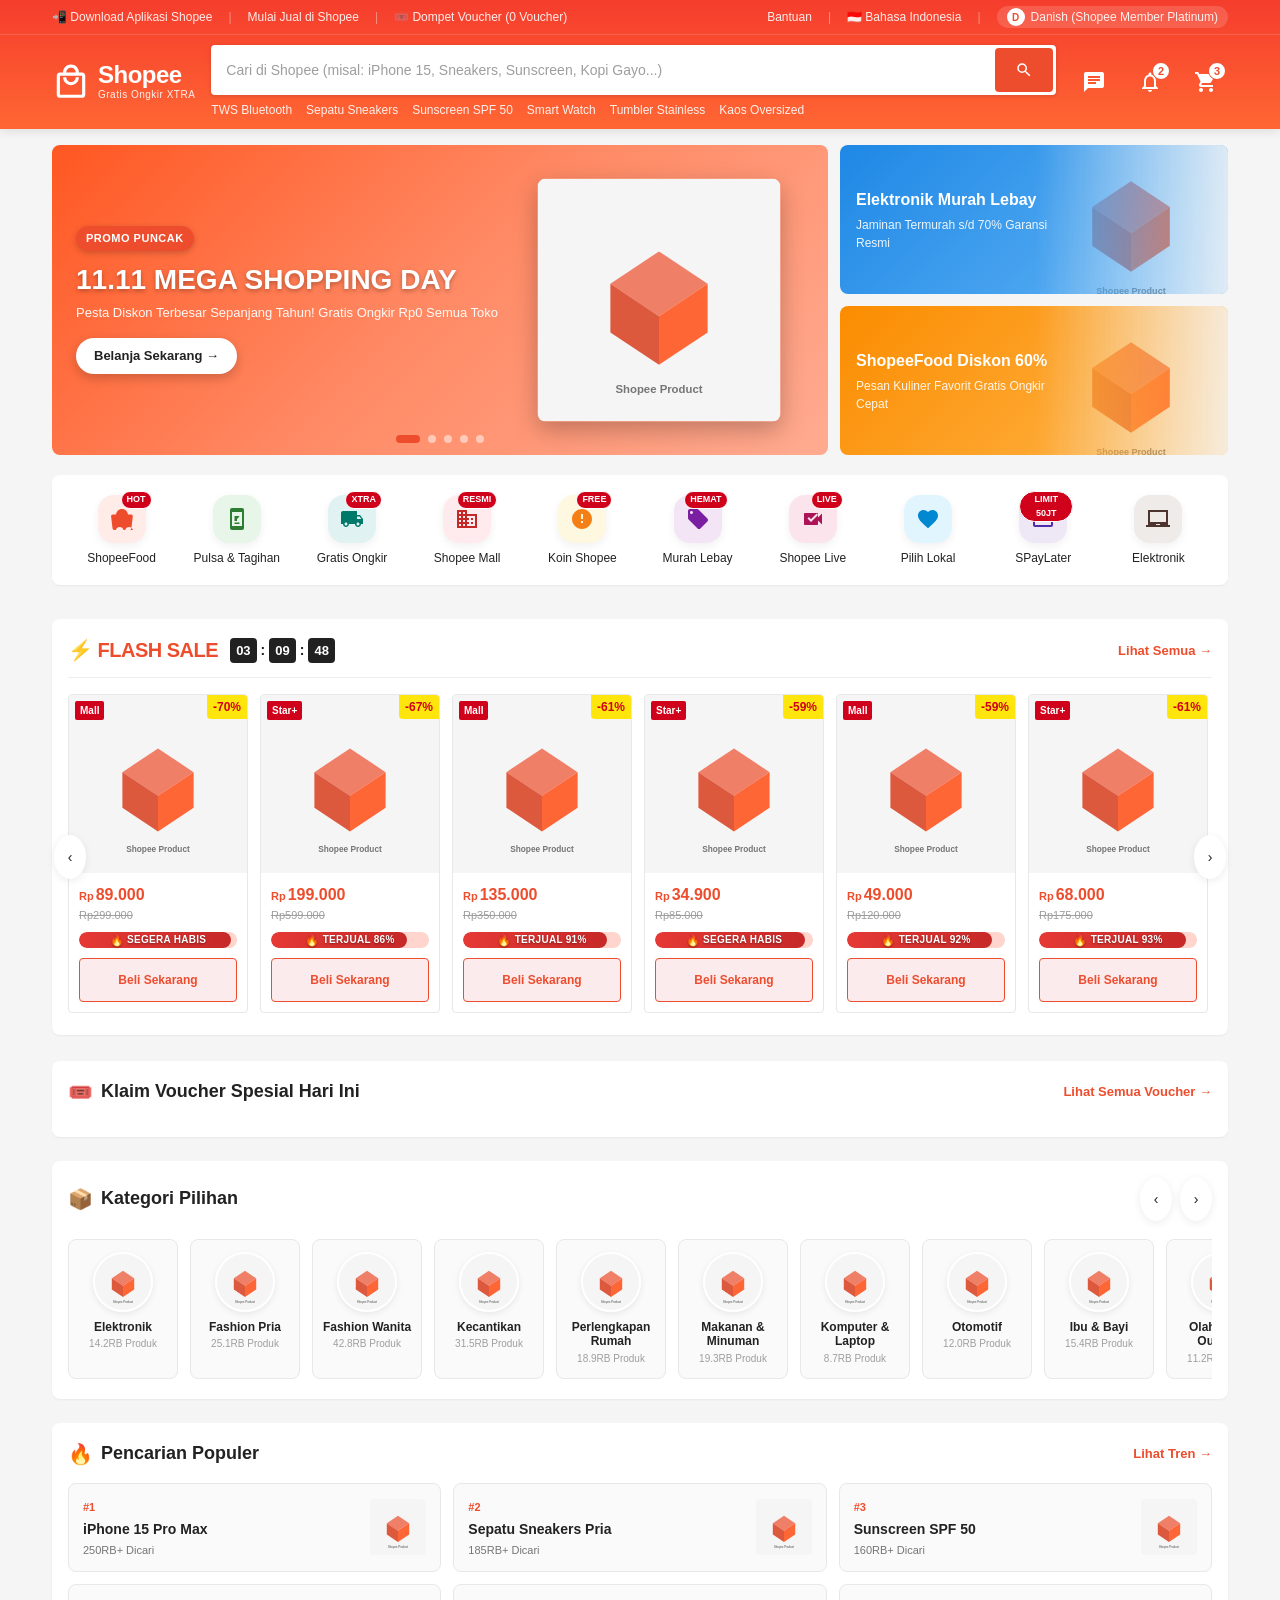
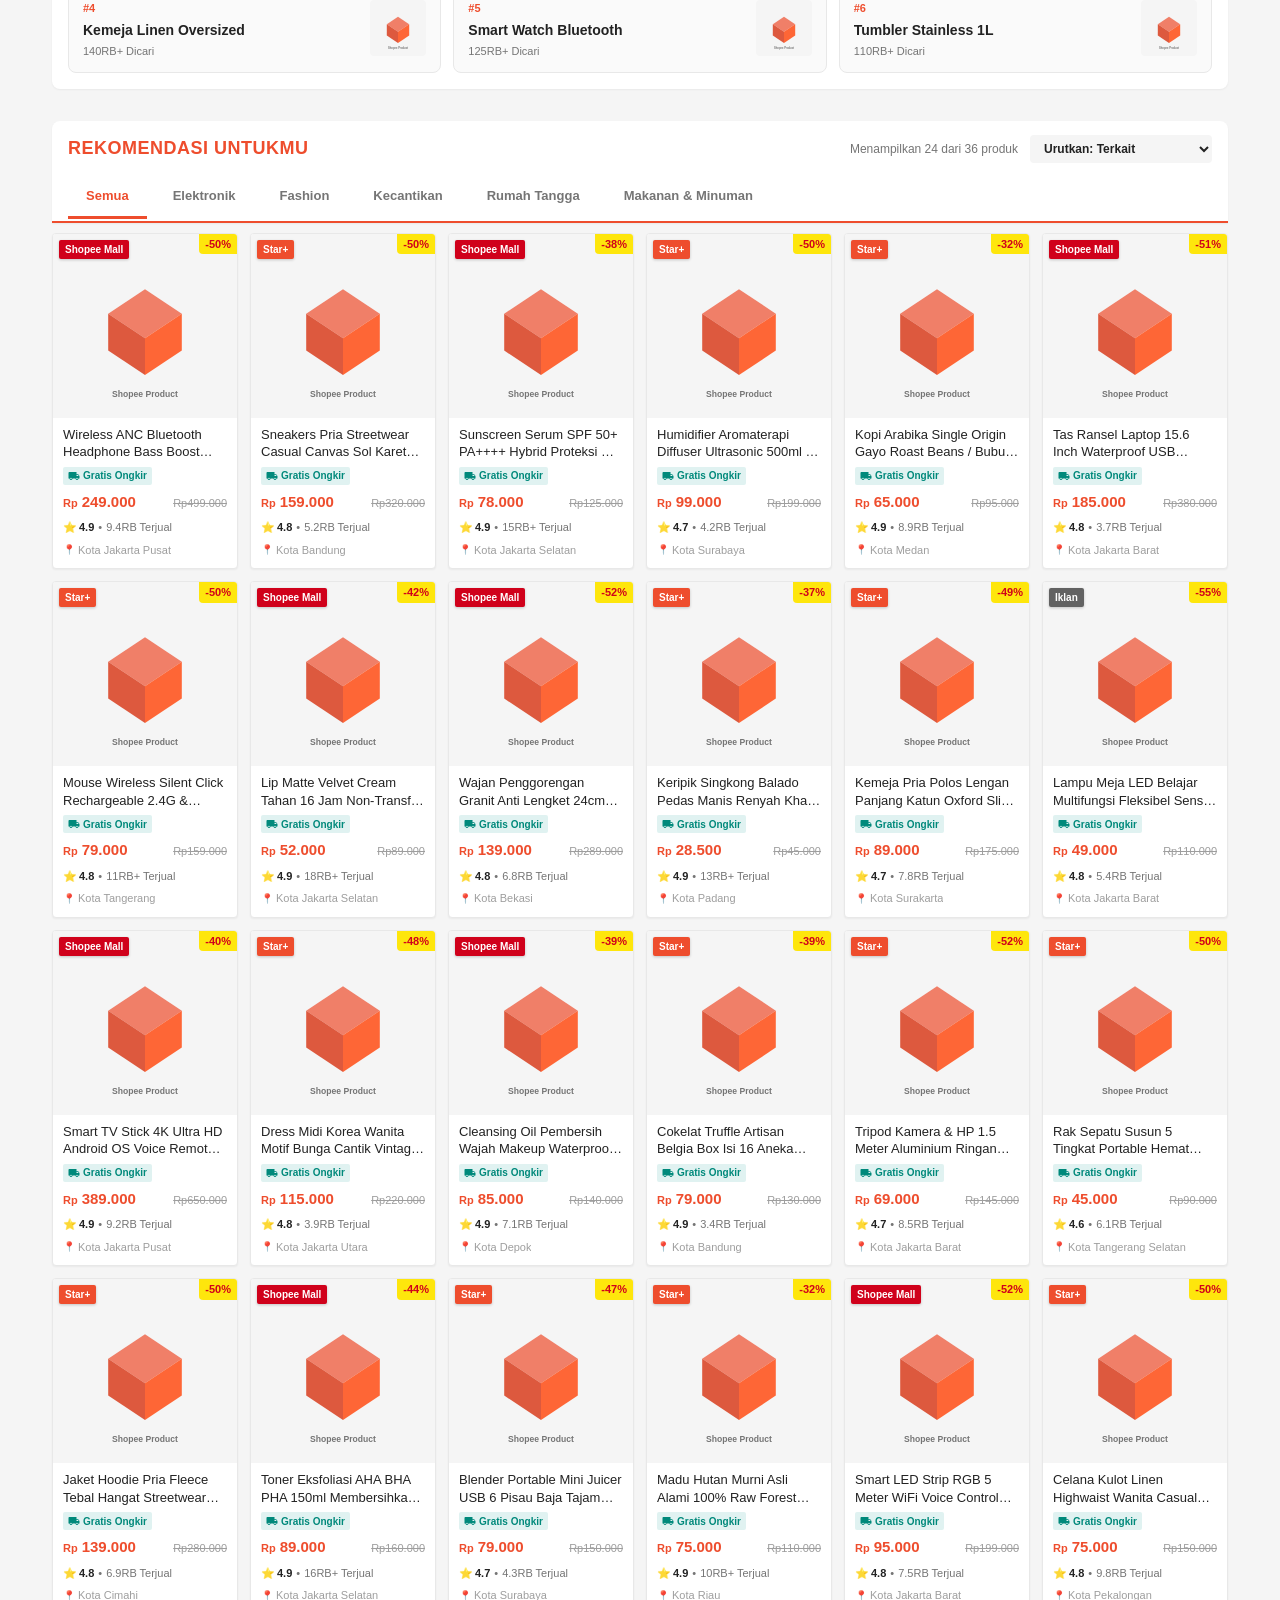
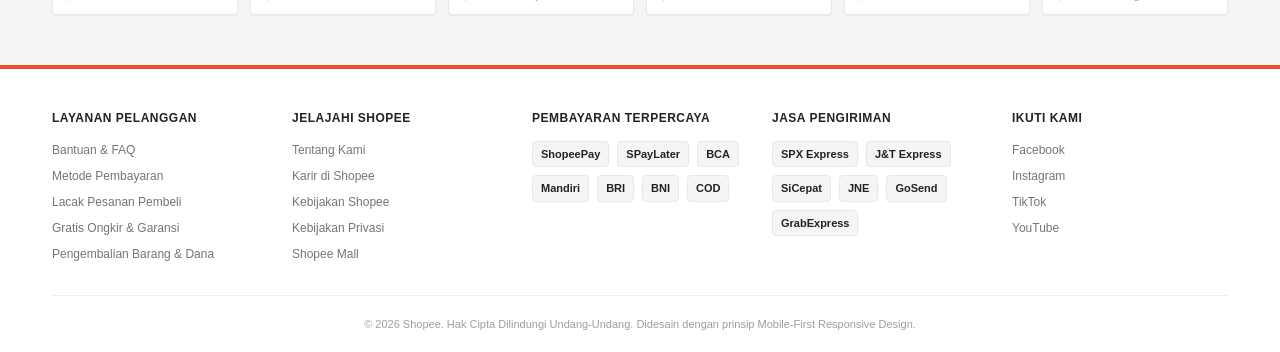
<file: ecommerce-storefront/index.html>
<!DOCTYPE html>
<html lang="id">
<head>
  <meta charset="UTF-8" />
  <meta name="viewport" content="width=device-width, initial-scale=1.0, maximum-scale=5.0" />
  <title>Shopee Indonesia | Situs Belanja Online Terlengkap &amp; Terpercaya</title>
  
  <!-- SEO & Metadata -->
  <meta name="description" content="Belanja online mudah dan hemat di Shopee Indonesia. Temukan jutaan produk, Flash Sale setiap hari, Gratis Ongkir Rp0 ke seluruh Indonesia, dan promo 11.11!" />
  <meta name="keywords" content="shopee, belanja online, flash sale, gratis ongkir, promo 11.11, diskon fashion, gadget murah, marketplace indonesia" />
  <meta name="theme-color" content="#EE4D2D" />
  
  <!-- OpenGraph / Social Meta -->
  <meta property="og:type" content="website" />
  <meta property="og:title" content="Shopee Indonesia | Belanja Online Murah &amp; Terlengkap" />
  <meta property="og:description" content="Pesta Diskon Flash Sale setiap jam, Klaim Voucher Gratis Ongkir Rp0 &amp; Cashback Koin!" />
  <meta property="og:image" content="https://images.unsplash.com/photo-1607082348824-0a96f2a4b9da?auto=format&fit=crop&w=1200&q=80" />

  <!-- Favicon SVG -->
  <link rel="icon" type="image/svg+xml" href="data:image/svg+xml,%3Csvg xmlns='http://www.w3.org/2000/svg' viewBox='0 0 24 24' fill='%23EE4D2D'%3E%3Cpath d='M19 6h-2c0-2.76-2.24-5-5-5S7 3.24 7 6H5c-1.1 0-1.99.9-1.99 2L3 20c0 1.1.9 2 2 2h14c1.1 0 2-.9 2-2V8c0-1.1-.9-2-2-2zm-7-3c1.66 0 3 1.34 3 3H9c0-1.66 1.34-3 3-3zm7 17H5V8h14v12zm-7-8c-1.66 0-3-1.34-3-3H7c0 2.76 2.24 5 5 5s5-2.24 5-5h-2c0 1.66-1.34 3-3 3z'/%3E%3C/svg%3E" />

  <!-- Stylesheet -->
  <link rel="stylesheet" href="css/style.css" />

  <!-- JSON-LD Structured Data for E-Commerce SEO -->
  <script type="application/ld+json">
  {
    "@context": "https://schema.org",
    "@type": "WebSite",
    "name": "Shopee Indonesia Storefront",
    "url": "https://shopee.co.id/",
    "potentialAction": {
      "@type": "SearchAction",
      "target": "https://shopee.co.id/search?keyword={search_term_string}",
      "query-input": "required name=search_term_string"
    }
  }
  </script>
</head>
<body>

  <!-- Accessible Main Title for Screen Readers -->
  <h1 class="sr-only">Shopee Indonesia - Super App Belanja Online Terlengkap, Flash Sale &amp; Gratis Ongkir</h1>

  <!-- ======================================================================
       A. GLOBAL HEADER & NAVIGASI (Sticky)
       ====================================================================== -->
  <header class="global-header" id="main-header">
    <!-- Desktop Top Bar -->
    <div class="header-topbar">
      <div class="app-container topbar-inner">
        <div class="topbar-left">
          <a href="#" class="topbar-link" id="btn-download-app">📲 Download Aplikasi Shopee</a>
          <span class="topbar-sep">|</span>
          <a href="#" class="topbar-link" onclick="window.showToast?.('🏪 Menuju halaman pendaftaran penjual Shopee...'); return false;">Mulai Jual di Shopee</a>
          <span class="topbar-sep">|</span>
          <a href="#vouchers" class="topbar-link">🎟️ Dompet Voucher (<span id="user-voucher-count">0 Voucher</span>)</a>
        </div>
        <div class="topbar-right">
          <a href="#" class="topbar-link" onclick="window.showToast?.('❓ Pusat Bantuan &amp; FAQ 24 Jam'); return false;">Bantuan</a>
          <span class="topbar-sep">|</span>
          <a href="#" class="topbar-link" id="btn-lang-toggle" onclick="window.showToast?.('🌐 Bahasa: Bahasa Indonesia'); return false;">🇮🇩 Bahasa Indonesia</a>
          <span class="topbar-sep">|</span>
          <div class="user-badge-wrap">
            <span class="user-avatar-mini">D</span>
            <span class="topbar-link">Danish (Shopee Member Platinum)</span>
          </div>
        </div>
      </div>
    </div>

    <!-- Main Navigation Bar -->
    <div class="header-main">
      <div class="app-container header-main-inner">
        <!-- Brand Logo -->
        <a href="index.html" class="header-logo" aria-label="Shopee Beranda">
          <svg class="logo-icon-svg" viewBox="0 0 24 24">
            <path d="M19 6h-2c0-2.76-2.24-5-5-5S7 3.24 7 6H5c-1.1 0-1.99.9-1.99 2L3 20c0 1.1.9 2 2 2h14c1.1 0 2-.9 2-2V8c0-1.1-.9-2-2-2zm-7-3c1.66 0 3 1.34 3 3H9c0-1.66 1.34-3 3-3zm7 17H5V8h14v12zm-7-8c-1.66 0-3-1.34-3-3H7c0 2.76 2.24 5 5 5s5-2.24 5-5h-2c0 1.66-1.34 3-3 3z"/>
          </svg>
          <div class="logo-text-group">
            <span class="logo-title">Shopee</span>
            <span class="logo-subtitle">Gratis Ongkir XTRA</span>
          </div>
        </a>

        <!-- Smart Search Bar -->
        <div class="header-search-wrap">
          <form class="search-box-form" role="search" onsubmit="return false;">
            <input 
              type="search" 
              id="global-search-input" 
              class="search-input" 
              placeholder="Cari di Shopee (misal: iPhone 15, Sneakers, Sunscreen, Kopi Gayo...)" 
              autocomplete="off" 
              aria-label="Cari produk di Shopee"
            />
            <button type="submit" class="search-submit-btn" aria-label="Mulai Pencarian">
              <svg viewBox="0 0 24 24"><path d="M15.5 14h-.79l-.28-.27A6.471 6.471 0 0 0 16 9.5 6.5 6.5 0 1 0 9.5 16c1.61 0 3.09-.59 4.23-1.57l.27.28v.79l5 4.99L20.49 19l-4.99-5zm-6 0C7.01 14 5 11.99 5 9.5S7.01 5 9.5 5 14 7.01 14 9.5 11.99 14 9.5 14z"/></svg>
            </button>
          </form>

          <!-- Dynamic Search Dropdown / Suggestion Box -->
          <div class="search-dropdown" id="search-suggest-dropdown" aria-live="polite">
            <!-- Rendered dynamically by search.js -->
          </div>

          <!-- Desktop Quick Trending Keywords Bar below search -->
          <div class="header-keywords-bar">
            <span class="kw-chip" onclick="document.getElementById('global-search-input').value='TWS Bluetooth'; window.InfiniteScrollManager?.applySearchFilter('TWS Bluetooth');">TWS Bluetooth</span>
            <span class="kw-chip" onclick="document.getElementById('global-search-input').value='Sepatu Sneakers'; window.InfiniteScrollManager?.applySearchFilter('Sneakers');">Sepatu Sneakers</span>
            <span class="kw-chip" onclick="document.getElementById('global-search-input').value='Sunscreen SPF 50'; window.InfiniteScrollManager?.applySearchFilter('Sunscreen');">Sunscreen SPF 50</span>
            <span class="kw-chip" onclick="document.getElementById('global-search-input').value='Smart Watch'; window.InfiniteScrollManager?.applySearchFilter('Smartwatch');">Smart Watch</span>
            <span class="kw-chip" onclick="document.getElementById('global-search-input').value='Tumbler 1L'; window.InfiniteScrollManager?.applySearchFilter('Tumbler');">Tumbler Stainless</span>
            <span class="kw-chip" onclick="document.getElementById('global-search-input').value='Kaos Oversized'; window.InfiniteScrollManager?.applySearchFilter('Kaos');">Kaos Oversized</span>
          </div>
        </div>

        <!-- Header Action Icons (Chat, Notifications, Shopping Cart) -->
        <div class="header-actions">
          <!-- Chat with Seller Icon -->
          <button class="header-action-btn" id="btn-chat" title="Chat dengan Penjual" onclick="window.showToast?.('💬 Fitur Chat Penjual: Anda memiliki 2 pesan belum dibaca.');" aria-label="Buka Chat Penjual">
            <svg viewBox="0 0 24 24"><path d="M20 2H4c-1.1 0-1.99.9-1.99 2L2 22l4-4h14c1.1 0 2-.9 2-2V4c0-1.1-.9-2-2-2zM6 9h12v2H6V9zm8 5H6v-2h8v2zm4-6H6V6h12v2z"/></svg>
          </button>

          <!-- Notification Icon with Badge -->
          <button class="header-action-btn" id="btn-notifications" title="Pusat Notifikasi" aria-label="Lihat Notifikasi">
            <svg viewBox="0 0 24 24"><path d="M12 22c1.1 0 2-.9 2-2h-4c0 1.1.9 2 2 2zm6-6v-5c0-3.07-1.63-5.64-4.5-6.32V4c0-.83-.67-1.5-1.5-1.5s-1.5.67-1.5 1.5v.68C7.64 5.36 6 7.92 6 11v5l-2 2v1h16v-1l-2-2zm-2 1H8v-6c0-2.48 1.51-4.5 4-4.5s4 2.02 4 4.5v6z"/></svg>
            <span class="badge-counter" id="notif-badge-count">2</span>
          </button>

          <!-- Shopping Cart Icon with Real-Time Badge -->
          <button class="header-action-btn btn-cart-trigger" id="btn-cart" title="Keranjang Belanja" aria-label="Buka Keranjang Belanja">
            <svg viewBox="0 0 24 24"><path d="M7 18c-1.1 0-1.99.9-1.99 2S5.9 22 7 22s2-.9 2-2-.9-2-2-2zM1 2v2h2l3.6 7.59-1.35 2.45c-.16.28-.25.61-.25.96 0 1.1.9 2 2 2h12v-2H7.42c-.14 0-.25-.11-.25-.25l.03-.12.9-1.63h7.45c.75 0 1.41-.41 1.75-1.03l3.58-6.49c.08-.14.12-.31.12-.48 0-.55-.45-1-1-1H5.21l-.94-2H1zm16 16c-1.1 0-1.99.9-1.99 2s.89 2 1.99 2 2-.9 2-2-.9-2-2-2z"/></svg>
            <span class="badge-counter cart-badge-count" id="cart-badge-count">3</span>
          </button>
        </div>
      </div>
    </div>
  </header>

  <!-- ======================================================================
       MAIN CONTENT
       ====================================================================== -->
  <main class="app-main">

    <!-- ==================================================================
         B. HERO SECTION (Auto-Rotating Banner Carousel & Side Promotions)
         ================================================================== -->
    <section class="hero-section" aria-label="Promosi Utama">
      <div class="app-container">
        <div class="hero-grid">
          <!-- Main Carousel -->
          <div class="carousel-container" id="hero-carousel" aria-roledescription="carousel" aria-label="Banner Promosi Puncak">
            <div class="carousel-slides">
              <!-- Injected by carousel.js -->
            </div>
            
            <!-- Controls -->
            <button class="carousel-arrow carousel-arrow-prev" aria-label="Banner Sebelumnya">&lsaquo;</button>
            <button class="carousel-arrow carousel-arrow-next" aria-label="Banner Berikutnya">&rsaquo;</button>
            <div class="carousel-dots" aria-label="Navigasi Slide"></div>
          </div>

          <!-- Desktop Mini Side Banners -->
          <div class="hero-side-banners" aria-label="Promo Tambahan">
            <div class="side-banner-card" style="background: linear-gradient(135deg, #1E88E5, #64B5F6);">
              <div class="side-banner-info">
                <h3 class="side-banner-title">Elektronik Murah Lebay</h3>
                <p class="side-banner-sub">Jaminan Termurah s/d 70% Garansi Resmi</p>
              </div>
              <img src="https://images.unsplash.com/photo-1546868871-7041f2a55e12?auto=format&fit=crop&w=400&q=80" alt="Promo Elektronik" loading="lazy" />
            </div>
            <div class="side-banner-card" style="background: linear-gradient(135deg, #FB8C00, #FFB74D);">
              <div class="side-banner-info">
                <h3 class="side-banner-title">ShopeeFood Diskon 60%</h3>
                <p class="side-banner-sub">Pesan Kuliner Favorit Gratis Ongkir Cepat</p>
              </div>
              <img src="https://images.unsplash.com/photo-1504674900247-0877df9cc836?auto=format&fit=crop&w=400&q=80" alt="Promo ShopeeFood" loading="lazy" />
            </div>
          </div>
        </div>
      </div>
    </section>

    <!-- ==================================================================
         ICON GRID MENU (Shortcut 10 Icons, 2 Rows)
         ================================================================== -->
    <section class="shortcut-section" aria-label="Navigasi Menu Cepat">
      <div class="app-container">
        <div class="shortcut-grid" id="shortcut-grid-menu">
          <!-- Rendered dynamically by app.js -->
        </div>
      </div>
    </section>

    <!-- ==================================================================
         C. URGENCY & CONVERSION BOOSTERS: FLASH SALE
         ================================================================== -->
    <section class="flash-sale-section" id="flash-sale" aria-label="Flash Sale Terbatas">
      <div class="app-container">
        <div class="flash-sale-container">
          <!-- Flash Sale Header with Live Countdown Timer -->
          <div class="fs-header">
            <div class="fs-title-box">
              <span class="fs-logo-tag">⚡ FLASH SALE</span>
              <div class="fs-countdown-wrap" aria-label="Waktu Tersisa Flash Sale">
                <span class="timer-box hours" id="fs-hours">03</span>
                <span class="timer-colon">:</span>
                <span class="timer-box minutes" id="fs-minutes">47</span>
                <span class="timer-colon">:</span>
                <span class="timer-box seconds" id="fs-seconds">12</span>
              </div>
            </div>
            <a href="#recommendations" class="section-see-all">
              Lihat Semua &rarr;
            </a>
          </div>

          <!-- Flash Sale Horizontal Scrollable Track -->
          <div class="fs-carousel-wrap">
            <button class="fs-nav-btn fs-nav-prev" aria-label="Geser ke kiri">&lsaquo;</button>
            <div class="flash-sale-track" id="flash-sale-track">
              <!-- Rendered by flash-sale.js -->
            </div>
            <button class="fs-nav-btn fs-nav-next" aria-label="Geser ke kanan">&rsaquo;</button>
          </div>
        </div>
      </div>
    </section>

    <!-- ==================================================================
         KLAIM VOUCHER (Voucher Wallet Section)
         ================================================================== -->
    <section class="vouchers-section" id="vouchers" aria-label="Klaim Voucher Diskon">
      <div class="app-container">
        <div class="voucher-wallet-container">
          <div class="section-headline-row">
            <h2 class="section-main-heading">
              <span class="section-icon-symbol">🎟️</span>
              Klaim Voucher Spesial Hari Ini
            </h2>
            <a href="#recommendations" class="section-see-all">Lihat Semua Voucher &rarr;</a>
          </div>
          <div class="vouchers-grid" id="vouchers-section">
            <!-- Rendered by vouchers.js -->
          </div>
        </div>
      </div>
    </section>

    <!-- ==================================================================
         D. KATEGORI & KURASI: KATEGORI PILIHAN
         ================================================================== -->
    <section class="categories-section" id="categories" aria-label="Kategori Pilihan">
      <div class="app-container">
        <div class="categories-container">
          <div class="section-headline-row">
            <h2 class="section-main-heading">
              <span class="section-icon-symbol">📦</span>
              Kategori Pilihan
            </h2>
            <div style="display: flex; gap: 8px;">
              <button class="fs-nav-btn" id="cat-scroll-prev" style="position: static; transform: none; display: inline-flex;" aria-label="Kategori sebelumnya">&lsaquo;</button>
              <button class="fs-nav-btn" id="cat-scroll-next" style="position: static; transform: none; display: inline-flex;" aria-label="Kategori berikutnya">&rsaquo;</button>
            </div>
          </div>
          <div class="categories-track-wrap">
            <div class="categories-track" id="categories-track">
              <!-- Rendered by app.js -->
            </div>
          </div>
        </div>
      </div>
    </section>

    <!-- ==================================================================
         PENCARIAN POPULER (Top Searches)
         ================================================================== -->
    <section class="trending-searches-section" aria-label="Pencarian Populer">
      <div class="app-container">
        <div class="trending-searches-container">
          <div class="section-headline-row">
            <h2 class="section-main-heading">
              <span class="section-icon-symbol">🔥</span>
              Pencarian Populer
            </h2>
            <a href="#recommendations" class="section-see-all">Lihat Tren &rarr;</a>
          </div>
          <div class="trending-searches-grid" id="trending-searches-grid">
            <!-- Rendered by app.js -->
          </div>
        </div>
      </div>
    </section>

    <!-- ==================================================================
         E. REKOMENDASI PRODUK "REKOMENDASI UNTUKMU" (Infinite Scroll)
         ================================================================== -->
    <section class="recommendations-section" id="recommendations" aria-label="Rekomendasi Produk Untukmu">
      <div class="app-container">
        <!-- Sticky Section Header & Filter Tabs -->
        <div class="rec-header-wrapper">
          <div class="rec-top-row">
            <h2 class="rec-heading-title">Rekomendasi Untukmu</h2>
            
            <div class="rec-controls-right">
              <span class="rec-counter-text" id="loaded-product-counter">Menampilkan 0 produk</span>
              <select class="rec-sort-select" id="rec-sort-select" aria-label="Urutkan Rekomendasi">
                <option value="default">Urutkan: Terkait</option>
                <option value="top-sales">Paling Banyak Terjual</option>
                <option value="top-rating">Penilaian Tertinggi</option>
                <option value="price-asc">Harga: Rendah ke Tinggi</option>
                <option value="price-desc">Harga: Tinggi ke Rendah</option>
              </select>
            </div>
          </div>

          <!-- Category Filter Tabs -->
          <nav class="rec-tabs-row" aria-label="Filter Kategori Rekomendasi">
            <button class="rec-tab-btn active" data-category="Semua">Semua</button>
            <button class="rec-tab-btn" data-category="Elektronik">Elektronik</button>
            <button class="rec-tab-btn" data-category="Fashion">Fashion</button>
            <button class="rec-tab-btn" data-category="Kecantikan">Kecantikan</button>
            <button class="rec-tab-btn" data-category="Rumah Tangga">Rumah Tangga</button>
            <button class="rec-tab-btn" data-category="Makanan">Makanan &amp; Minuman</button>
          </nav>
        </div>

        <!-- Dynamic Product Cards Grid -->
        <div class="recommendations-grid" id="recommendations-grid">
          <!-- Rendered by infinite-scroll.js -->
        </div>

        <!-- Intersection Observer Sentinel & Loading Spinner -->
        <div class="infinite-loader-box" id="infinite-loader">
          <div class="loading-spinner" aria-label="Memuat produk..."></div>
        </div>
        <div id="scroll-sentinel" style="height: 20px;"></div>
      </div>
    </section>

  </main>

  <!-- ======================================================================
       FOOTER (Desktop & Informasi Penting)
       ====================================================================== -->
  <footer class="app-footer">
    <div class="app-container">
      <div class="footer-columns-grid">
        <div>
          <h4 class="footer-col-title">Layanan Pelanggan</h4>
          <ul class="footer-links-list">
            <li><a href="#" onclick="return false;">Bantuan &amp; FAQ</a></li>
            <li><a href="#" onclick="return false;">Metode Pembayaran</a></li>
            <li><a href="#" onclick="return false;">Lacak Pesanan Pembeli</a></li>
            <li><a href="#" onclick="return false;">Gratis Ongkir &amp; Garansi</a></li>
            <li><a href="#" onclick="return false;">Pengembalian Barang &amp; Dana</a></li>
          </ul>
        </div>
        <div>
          <h4 class="footer-col-title">Jelajahi Shopee</h4>
          <ul class="footer-links-list">
            <li><a href="#" onclick="return false;">Tentang Kami</a></li>
            <li><a href="#" onclick="return false;">Karir di Shopee</a></li>
            <li><a href="#" onclick="return false;">Kebijakan Shopee</a></li>
            <li><a href="#" onclick="return false;">Kebijakan Privasi</a></li>
            <li><a href="#" onclick="return false;">Shopee Mall</a></li>
          </ul>
        </div>
        <div>
          <h4 class="footer-col-title">Pembayaran Terpercaya</h4>
          <div class="footer-payment-icons">
            <span class="pay-badge">ShopeePay</span>
            <span class="pay-badge">SPayLater</span>
            <span class="pay-badge">BCA</span>
            <span class="pay-badge">Mandiri</span>
            <span class="pay-badge">BRI</span>
            <span class="pay-badge">BNI</span>
            <span class="pay-badge">COD</span>
          </div>
        </div>
        <div>
          <h4 class="footer-col-title">Jasa Pengiriman</h4>
          <div class="footer-shipping-icons">
            <span class="pay-badge">SPX Express</span>
            <span class="pay-badge">J&amp;T Express</span>
            <span class="pay-badge">SiCepat</span>
            <span class="pay-badge">JNE</span>
            <span class="pay-badge">GoSend</span>
            <span class="pay-badge">GrabExpress</span>
          </div>
        </div>
        <div>
          <h4 class="footer-col-title">Ikuti Kami</h4>
          <ul class="footer-links-list">
            <li><a href="#" onclick="return false;">Facebook</a></li>
            <li><a href="#" onclick="return false;">Instagram</a></li>
            <li><a href="#" onclick="return false;">TikTok</a></li>
            <li><a href="#" onclick="return false;">YouTube</a></li>
          </ul>
        </div>
      </div>

      <div class="footer-bottom-copy">
        <p>&copy; 2026 Shopee. Hak Cipta Dilindungi Undang-Undang. Didesain dengan prinsip Mobile-First Responsive Design.</p>
      </div>
    </div>
  </footer>

  <!-- ======================================================================
       F. STICKY BOTTOM NAVIGATION (Khusus Mobile Web/App)
       ====================================================================== -->
  <nav class="mobile-bottom-nav" aria-label="Navigasi Bawah Seluler">
    <a href="index.html" class="bottom-nav-item active" data-target="home">
      <svg class="bottom-nav-icon" viewBox="0 0 24 24" fill="currentColor">
        <path d="M10 20v-6h4v6h5v-8h3L12 3 2 12h3v8z"/>
      </svg>
      <span>Beranda</span>
    </a>

    <a href="#" class="bottom-nav-item" data-target="live">
      <span class="live-pulse-badge"></span>
      <svg class="bottom-nav-icon" viewBox="0 0 24 24" fill="currentColor">
        <path d="M17 10.5V7c0-.55-.45-1-1-1H4c-.55 0-1 .45-1 1v10c0 .55.45 1 1 1h12c.55 0 1-.45 1-1v-3.5l4 4v-11l-4 4z"/>
      </svg>
      <span>Live / Feed</span>
    </a>

    <a href="#" class="bottom-nav-item" data-target="notif">
      <span class="bottom-nav-badge">2</span>
      <svg class="bottom-nav-icon" viewBox="0 0 24 24" fill="currentColor">
        <path d="M12 22c1.1 0 2-.9 2-2h-4c0 1.1.9 2 2 2zm6-6v-5c0-3.07-1.63-5.64-4.5-6.32V4c0-.83-.67-1.5-1.5-1.5s-1.5.67-1.5 1.5v.68C7.64 5.36 6 7.92 6 11v5l-2 2v1h16v-1l-2-2z"/>
      </svg>
      <span>Notifikasi</span>
    </a>

    <a href="#" class="bottom-nav-item" data-target="cart">
      <span class="bottom-nav-badge cart-badge-count">3</span>
      <svg class="bottom-nav-icon" viewBox="0 0 24 24" fill="currentColor">
        <path d="M7 18c-1.1 0-1.99.9-1.99 2S5.9 22 7 22s2-.9 2-2-.9-2-2-2zM1 2v2h2l3.6 7.59-1.35 2.45c-.16.28-.25.61-.25.96 0 1.1.9 2 2 2h12v-2H7.42c-.14 0-.25-.11-.25-.25l.03-.12.9-1.63h7.45c.75 0 1.41-.41 1.75-1.03l3.58-6.49c.08-.14.12-.31.12-.48 0-.55-.45-1-1-1H5.21l-.94-2H1zm16 16c-1.1 0-1.99.9-1.99 2s.89 2 1.99 2 2-.9 2-2-.9-2-2-2z"/>
      </svg>
      <span>Keranjang</span>
    </a>

    <a href="#" class="bottom-nav-item" data-target="profile">
      <svg class="bottom-nav-icon" viewBox="0 0 24 24" fill="currentColor">
        <path d="M12 12c2.21 0 4-1.79 4-4s-1.79-4-4-4-4 1.79-4 4 1.79 4 4 4zm0 2c-2.67 0-8 1.34-8 4v2h16v-2c0-2.66-5.33-4-8-4z"/>
      </svg>
      <span>Saya</span>
    </a>
  </nav>

  <!-- ======================================================================
       MODALS, DRAWERS & FLOATING ELEMENTS
       ====================================================================== -->

  <!-- 1. Shopping Cart Drawer -->
  <div class="drawer-backdrop" id="cart-backdrop"></div>
  <aside class="cart-drawer" id="cart-drawer" aria-label="Keranjang Belanja Anda">
    <div class="cart-drawer-header">
      <div class="cart-header-title">
        <span>🛒 Keranjang Belanja</span>
      </div>
      <button class="cart-close-btn" id="cart-close-btn" aria-label="Tutup Keranjang">&times;</button>
    </div>

    <!-- Free Shipping Progress Indicator -->
    <div class="cart-free-shipping-bar">
      <!-- Injected by cart.js -->
    </div>

    <!-- Items List -->
    <div class="cart-items-list">
      <!-- Injected by cart.js -->
    </div>

    <!-- Footer Checkout -->
    <div class="cart-drawer-footer">
      <!-- Injected by cart.js -->
    </div>
  </aside>

  <!-- 2. Quick View Product Modal -->
  <div class="drawer-backdrop" id="quickview-backdrop"></div>
  <div class="modal-wrapper" id="quickview-modal" role="dialog" aria-modal="true" aria-label="Detail Singkat Produk">
    <button class="modal-close-corner" id="quickview-close" aria-label="Tutup Modal">&times;</button>
    <div id="quickview-content">
      <!-- Injected by quick-view.js -->
    </div>
  </div>

  <!-- 3. Notifications Popover Modal -->
  <div class="drawer-backdrop" id="notif-backdrop"></div>
  <div class="notifications-modal" id="notifications-modal" role="dialog" aria-modal="true" aria-label="Pusat Notifikasi">
    <div class="notif-header">
      <span class="notif-title-text">🔔 Notifikasi Promo &amp; Pesanan</span>
      <button class="modal-close-corner" id="notif-close-btn" aria-label="Tutup Notifikasi">&times;</button>
    </div>
    <div class="notif-items-list" id="notif-items-list">
      <!-- Injected by app.js -->
    </div>
  </div>

  <!-- 4. Download QR Modal -->
  <div class="drawer-backdrop" id="qr-backdrop"></div>
  <div class="qr-modal" id="qr-modal" role="dialog" aria-modal="true" aria-label="Download Aplikasi Shopee">
    <button class="modal-close-corner" id="qr-close-btn" aria-label="Tutup">&times;</button>
    <h3 style="font-size: 16px; font-weight: 800; margin-bottom: 6px;">Pindai Kode QR Ini</h3>
    <p class="qr-subtitle">Scan menggunakan kamera ponsel Anda untuk download Shopee App</p>
    <div class="qr-box">
      <!-- Generated SVG QR Pattern -->
      <svg viewBox="0 0 100 100" class="qr-img">
        <rect width="100" height="100" fill="#fff" />
        <!-- Corner squares -->
        <rect x="5" y="5" width="26" height="26" fill="#000" />
        <rect x="8" y="8" width="20" height="20" fill="#fff" />
        <rect x="12" y="12" width="12" height="12" fill="#EE4D2D" />
        
        <rect x="69" y="5" width="26" height="26" fill="#000" />
        <rect x="72" y="8" width="20" height="20" fill="#fff" />
        <rect x="76" y="12" width="12" height="12" fill="#EE4D2D" />
        
        <rect x="5" y="69" width="26" height="26" fill="#000" />
        <rect x="8" y="72" width="20" height="20" fill="#fff" />
        <rect x="12" y="76" width="12" height="12" fill="#EE4D2D" />

        <!-- Mock Data bits -->
        <rect x="36" y="10" width="6" height="6" fill="#000" />
        <rect x="46" y="8" width="8" height="6" fill="#000" />
        <rect x="58" y="12" width="6" height="6" fill="#000" />
        <rect x="36" y="24" width="8" height="8" fill="#000" />
        <rect x="48" y="26" width="6" height="6" fill="#EE4D2D" />
        <rect x="10" y="38" width="12" height="6" fill="#000" />
        <rect x="28" y="40" width="8" height="8" fill="#000" />
        <rect x="42" y="40" width="16" height="16" fill="#000" />
        <rect x="64" y="38" width="10" height="6" fill="#000" />
        <rect x="78" y="42" width="14" height="6" fill="#000" />
        <rect x="12" y="52" width="6" height="8" fill="#000" />
        <rect x="24" y="56" width="10" height="6" fill="#EE4D2D" />
        <rect x="62" y="52" width="8" height="12" fill="#000" />
        <rect x="76" y="56" width="16" height="8" fill="#000" />
        <rect x="38" y="66" width="12" height="6" fill="#000" />
        <rect x="54" y="64" width="8" height="8" fill="#000" />
        <rect x="38" y="78" width="8" height="14" fill="#000" />
        <rect x="50" y="76" width="14" height="6" fill="#000" />
        <rect x="68" y="74" width="8" height="12" fill="#EE4D2D" />
        <rect x="80" y="80" width="12" height="12" fill="#000" />
      </svg>
    </div>
    <p style="font-size: 11px; color: #757575;">Tersedia di Google Play Store &amp; Apple App Store</p>
  </div>

  <!-- 5. Toast Notification Container -->
  <div class="toast-container" id="toast-container" aria-live="assertive"></div>

  <!-- 6. Floating Back to Top Button -->
  <button class="btn-back-to-top" id="btn-back-to-top" aria-label="Kembali ke atas">
    &uarr;
  </button>

  <!-- ======================================================================
       SCRIPTS (Modular & Clean)
       ====================================================================== -->
  <script src="js/products-data.js"></script>
  <script src="js/carousel.js"></script>
  <script src="js/flash-sale.js"></script>
  <script src="js/vouchers.js"></script>
  <script src="js/search.js"></script>
  <script src="js/cart.js"></script>
  <script src="js/quick-view.js"></script>
  <script src="js/infinite-scroll.js"></script>
  <script src="js/app.js"></script>
</body>
</html>
</file>
<file: ecommerce-storefront/css/style.css>
/**
 * E-Commerce Storefront - Shopee-like Experience Stylesheet
 * Mobile-First, Responsive, High Performance CSS
 */

/* ==========================================================================
   1. CSS Variables & Theme Tokens
   ========================================================================== */
:root {
  --shopee-orange: #EE4D2D;
  --shopee-orange-dark: #D73211;
  --shopee-orange-light: #FF5722;
  --shopee-orange-bg: #FBEBED;
  --shopee-gold: #FFBF00;
  --shopee-teal: #00BFA5;
  --shopee-red: #D0011B;
  
  --bg-page: #F5F5F5;
  --bg-surface: #FFFFFF;
  --bg-surface-subtle: #FAFAFA;
  --bg-border: #E8E8E8;
  --bg-divider: #EEEEEE;

  --text-primary: #222222;
  --text-secondary: #757575;
  --text-muted: #9E9E9E;
  --text-white: #FFFFFF;

  --font-family: -apple-system, BlinkMacSystemFont, "Segoe UI", Roboto, "Helvetica Neue", Arial, sans-serif;
  
  --shadow-sm: 0 1px 2px rgba(0, 0, 0, 0.05);
  --shadow-md: 0 2px 8px rgba(0, 0, 0, 0.08);
  --shadow-lg: 0 8px 24px rgba(0, 0, 0, 0.12);
  --shadow-hover: 0 4px 16px rgba(238, 77, 45, 0.15);

  --radius-sm: 4px;
  --radius-md: 8px;
  --radius-lg: 12px;
  --radius-full: 9999px;

  --container-max-width: 1200px;
  --header-height: 120px;
  --bottom-nav-height: 56px;
  --touch-target-min: 44px;

  --transition-fast: 0.18s ease;
  --transition-normal: 0.25s ease;
}

/* ==========================================================================
   2. Reset & Base Styles
   ========================================================================== */
*, *::before, *::after {
  box-sizing: border-box;
  margin: 0;
  padding: 0;
}

html {
  font-family: var(--font-family);
  font-size: 14px;
  line-height: 1.5;
  color: var(--text-primary);
  background-color: var(--bg-page);
  scroll-behavior: smooth;
  -webkit-text-size-adjust: 100%;
}

body {
  min-height: 100vh;
  display: flex;
  flex-direction: column;
  padding-bottom: calc(var(--bottom-nav-height) + env(safe-area-inset-bottom, 0px));
}

@media (min-width: 769px) {
  body {
    padding-bottom: 0;
  }
}

img {
  max-width: 100%;
  height: auto;
  display: block;
}

a {
  color: inherit;
  text-decoration: none;
}

button {
  font-family: inherit;
  font-size: inherit;
  cursor: pointer;
  border: none;
  background: none;
  outline: none;
  min-height: var(--touch-target-min);
  display: inline-flex;
  align-items: center;
  justify-content: center;
}

input, select {
  font-family: inherit;
  font-size: inherit;
  outline: none;
  border: none;
}

.sr-only {
  position: absolute;
  width: 1px;
  height: 1px;
  padding: 0;
  margin: -1px;
  overflow: hidden;
  clip: rect(0, 0, 0, 0);
  border: 0;
}

.app-container {
  width: 100%;
  max-width: var(--container-max-width);
  margin-left: auto;
  margin-right: auto;
  padding-left: 12px;
  padding-right: 12px;
}

/* ==========================================================================
   3. Global Header & Navigation (Sticky)
   ========================================================================== */
.global-header {
  position: sticky;
  top: 0;
  z-index: 100;
  background: linear-gradient(-180deg, #F53D2D, #F63);
  color: var(--text-white);
  box-shadow: 0 2px 10px rgba(0, 0, 0, 0.1);
}

/* Desktop Top Bar */
.header-topbar {
  display: none;
  font-size: 12px;
  border-bottom: 1px solid rgba(255, 255, 255, 0.15);
  padding: 6px 0;
}

@media (min-width: 769px) {
  .header-topbar {
    display: block;
  }
}

.topbar-inner {
  display: flex;
  justify-content: space-between;
  align-items: center;
}

.topbar-left, .topbar-right {
  display: flex;
  align-items: center;
  gap: 16px;
}

.topbar-link {
  color: rgba(255, 255, 255, 0.9);
  transition: opacity var(--transition-fast);
}

.topbar-link:hover {
  opacity: 0.75;
}

.topbar-sep {
  opacity: 0.4;
}

.user-badge-wrap {
  display: flex;
  align-items: center;
  gap: 6px;
  background: rgba(255, 255, 255, 0.15);
  padding: 2px 10px;
  border-radius: var(--radius-full);
}

.user-avatar-mini {
  width: 18px;
  height: 18px;
  border-radius: 50%;
  background: #FFF;
  color: var(--shopee-orange);
  font-weight: 700;
  font-size: 10px;
  display: flex;
  align-items: center;
  justify-content: center;
}

/* Main Header Row */
.header-main {
  padding: 10px 0;
}

.header-main-inner {
  display: flex;
  align-items: center;
  gap: 16px;
}

/* Brand Logo */
.header-logo {
  display: flex;
  align-items: center;
  gap: 8px;
  color: var(--text-white);
  text-decoration: none;
  flex-shrink: 0;
}

.logo-icon-svg {
  width: 38px;
  height: 38px;
  fill: currentColor;
}

.logo-text-group {
  display: flex;
  flex-direction: column;
}

.logo-title {
  font-size: 24px;
  font-weight: 800;
  letter-spacing: -0.5px;
  line-height: 1;
}

.logo-subtitle {
  font-size: 10px;
  font-weight: 500;
  opacity: 0.9;
  letter-spacing: 0.5px;
}

@media (max-width: 480px) {
  .logo-text-group {
    display: none;
  }
}

/* Smart Search Bar */
.header-search-wrap {
  flex: 1;
  position: relative;
  min-width: 0;
}

.search-box-form {
  display: flex;
  align-items: center;
  background: var(--bg-surface);
  border-radius: var(--radius-sm);
  padding: 3px;
  box-shadow: 0 1px 4px rgba(0, 0, 0, 0.15);
}

.search-input {
  flex: 1;
  height: 38px;
  padding: 0 12px;
  color: var(--text-primary);
  font-size: 14px;
  background: transparent;
  min-width: 0;
}

.search-input::placeholder {
  color: var(--text-muted);
}

.search-submit-btn {
  background: var(--shopee-orange);
  color: var(--text-white);
  height: 38px;
  width: 58px;
  border-radius: var(--radius-sm);
  transition: background-color var(--transition-fast);
  flex-shrink: 0;
}

.search-submit-btn:hover {
  background: var(--shopee-orange-dark);
}

.search-submit-btn svg {
  width: 18px;
  height: 18px;
  fill: currentColor;
}

/* Search Dropdown / Suggestion Box */
.search-dropdown {
  position: absolute;
  top: calc(100% + 4px);
  left: 0;
  right: 0;
  background: var(--bg-surface);
  color: var(--text-primary);
  border-radius: var(--radius-md);
  box-shadow: var(--shadow-lg);
  padding: 16px;
  display: none;
  z-index: 150;
  max-height: 480px;
  overflow-y: auto;
}

.search-dropdown.visible {
  display: block;
}

.search-section {
  margin-bottom: 16px;
}

.search-section:last-child {
  margin-bottom: 0;
}

.search-section-header {
  display: flex;
  justify-content: space-between;
  align-items: center;
  margin-bottom: 8px;
}

.sec-title {
  font-size: 13px;
  font-weight: 700;
  color: var(--text-secondary);
  text-transform: uppercase;
  letter-spacing: 0.5px;
}

.btn-clear-history {
  font-size: 12px;
  color: var(--shopee-orange);
  min-height: auto;
  padding: 2px 4px;
}

.btn-clear-history:hover {
  text-decoration: underline;
}

.search-history-chips {
  display: flex;
  flex-wrap: wrap;
  gap: 8px;
}

.history-chip {
  display: inline-flex;
  align-items: center;
  gap: 6px;
  background: var(--bg-page);
  padding: 6px 12px;
  border-radius: var(--radius-full);
  font-size: 12px;
  cursor: pointer;
  transition: all var(--transition-fast);
}

.history-chip:hover {
  background: #EAEAEA;
  color: var(--shopee-orange);
}

.chip-remove {
  font-weight: 700;
  color: var(--text-muted);
  cursor: pointer;
  font-size: 14px;
}

.chip-remove:hover {
  color: var(--shopee-red);
}

/* Trending Searches List */
.trending-list {
  list-style: none;
  display: grid;
  grid-template-columns: 1fr;
  gap: 6px;
}

@media (min-width: 600px) {
  .trending-list {
    grid-template-columns: 1fr 1fr;
  }
}

.trending-item {
  display: flex;
  align-items: center;
  gap: 10px;
  padding: 8px 10px;
  border-radius: var(--radius-sm);
  cursor: pointer;
  transition: background-color var(--transition-fast);
}

.trending-item:hover {
  background-color: var(--shopee-orange-bg);
}

.trend-rank {
  width: 20px;
  height: 20px;
  border-radius: var(--radius-sm);
  background: #E0E0E0;
  color: var(--text-secondary);
  display: flex;
  align-items: center;
  justify-content: center;
  font-size: 11px;
  font-weight: 700;
}

.trend-rank.top {
  background: var(--shopee-orange);
  color: var(--text-white);
}

.trend-text {
  flex: 1;
  font-size: 13px;
  white-space: nowrap;
  overflow: hidden;
  text-overflow: ellipsis;
}

.trend-tag {
  font-size: 10px;
  background: #FFEBEE;
  color: var(--shopee-red);
  padding: 2px 6px;
  border-radius: 2px;
  font-weight: 700;
}

/* Suggest Items */
.search-suggest-list {
  display: flex;
  flex-direction: column;
  gap: 4px;
}

.suggest-header {
  font-size: 12px;
  color: var(--text-muted);
  margin-bottom: 6px;
}

.suggest-item {
  display: flex;
  align-items: center;
  gap: 12px;
  padding: 8px;
  border-radius: var(--radius-sm);
  cursor: pointer;
  transition: background-color var(--transition-fast);
}

.suggest-item:hover {
  background: var(--shopee-orange-bg);
}

.suggest-thumb {
  width: 40px;
  height: 40px;
  object-fit: cover;
  border-radius: var(--radius-sm);
}

.suggest-info {
  flex: 1;
  min-width: 0;
}

.suggest-name {
  font-size: 13px;
  font-weight: 500;
  white-space: nowrap;
  overflow: hidden;
  text-overflow: ellipsis;
}

.suggest-name mark {
  background: transparent;
  color: var(--shopee-orange);
  font-weight: 700;
}

.suggest-price {
  font-size: 12px;
  color: var(--shopee-orange);
  font-weight: 700;
}

.suggest-arrow {
  color: var(--text-muted);
  font-size: 16px;
}

/* Header Action Buttons (Cart, Chat, Notif) */
.header-actions {
  display: flex;
  align-items: center;
  gap: 12px;
}

.header-action-btn {
  position: relative;
  width: 44px;
  height: 44px;
  border-radius: 50%;
  color: var(--text-white);
  transition: background-color var(--transition-fast);
}

.header-action-btn:hover {
  background-color: rgba(255, 255, 255, 0.15);
}

.header-action-btn svg {
  width: 24px;
  height: 24px;
  fill: currentColor;
}

.badge-counter {
  position: absolute;
  top: 2px;
  right: 2px;
  background: var(--bg-surface);
  color: var(--shopee-orange);
  border: 1px solid var(--shopee-orange);
  border-radius: var(--radius-full);
  font-size: 11px;
  font-weight: 700;
  height: 18px;
  min-width: 18px;
  padding: 0 5px;
  display: inline-flex;
  align-items: center;
  justify-content: center;
}

@keyframes popBounce {
  0% { transform: scale(1); }
  50% { transform: scale(1.35); }
  100% { transform: scale(1); }
}

.badge-pop {
  animation: popBounce 0.3s cubic-bezier(0.175, 0.885, 0.32, 1.275);
}

/* Header Trending Keywords Bar below search (Desktop) */
.header-keywords-bar {
  display: none;
  font-size: 12px;
  margin-top: 6px;
  gap: 14px;
  overflow-x: auto;
  white-space: nowrap;
  scrollbar-width: none;
}

.header-keywords-bar::-webkit-scrollbar {
  display: none;
}

@media (min-width: 769px) {
  .header-keywords-bar {
    display: flex;
  }
}

.kw-chip {
  color: rgba(255, 255, 255, 0.9);
  cursor: pointer;
}

.kw-chip:hover {
  text-decoration: underline;
}

/* ==========================================================================
   4. Hero Section (Promosi Utama & Banners)
   ========================================================================== */
.hero-section {
  padding-top: 16px;
  padding-bottom: 8px;
}

.hero-grid {
  display: grid;
  grid-template-columns: 1fr;
  gap: 12px;
}

@media (min-width: 900px) {
  .hero-grid {
    grid-template-columns: 2fr 1fr;
  }
}

/* Banner Carousel */
.carousel-container {
  position: relative;
  border-radius: var(--radius-md);
  overflow: hidden;
  height: 230px;
  background-color: #EEE;
}

@media (min-width: 600px) {
  .carousel-container {
    height: 280px;
  }
}

@media (min-width: 900px) {
  .carousel-container {
    height: 310px;
  }
}

.carousel-slides {
  width: 100%;
  height: 100%;
  position: relative;
}

.carousel-slide {
  position: absolute;
  top: 0;
  left: 0;
  width: 100%;
  height: 100%;
  display: flex;
  opacity: 0;
  visibility: hidden;
  transition: opacity 0.5s ease-in-out, visibility 0.5s;
  color: var(--text-white);
  padding: 24px;
}

.carousel-slide.active {
  opacity: 1;
  visibility: visible;
}

.slide-content {
  flex: 1.2;
  display: flex;
  flex-direction: column;
  justify-content: center;
  z-index: 2;
}

.slide-badge {
  align-self: flex-start;
  font-size: 11px;
  font-weight: 800;
  padding: 4px 10px;
  border-radius: var(--radius-full);
  margin-bottom: 12px;
  text-transform: uppercase;
  letter-spacing: 0.5px;
  box-shadow: 0 2px 6px rgba(0, 0, 0, 0.2);
}

.slide-title {
  font-size: 22px;
  font-weight: 800;
  line-height: 1.2;
  margin-bottom: 8px;
  text-shadow: 0 2px 4px rgba(0, 0, 0, 0.3);
}

@media (min-width: 600px) {
  .slide-title {
    font-size: 28px;
  }
}

.slide-subtitle {
  font-size: 13px;
  opacity: 0.95;
  margin-bottom: 16px;
  max-width: 440px;
  line-height: 1.4;
}

.slide-cta-btn {
  align-self: flex-start;
  background: var(--bg-surface);
  color: var(--text-primary);
  font-weight: 700;
  padding: 8px 18px;
  border-radius: var(--radius-full);
  font-size: 13px;
  box-shadow: 0 4px 12px rgba(0, 0, 0, 0.2);
  transition: transform var(--transition-fast), background-color var(--transition-fast);
}

.slide-cta-btn:hover {
  transform: translateY(-2px);
  background-color: #F8F8F8;
}

.slide-visual {
  flex: 0.8;
  position: relative;
  display: none;
}

@media (min-width: 500px) {
  .slide-visual {
    display: flex;
    align-items: center;
    justify-content: center;
  }
}

.slide-img {
  max-height: 90%;
  max-width: 100%;
  object-fit: cover;
  border-radius: var(--radius-md);
  box-shadow: 0 8px 24px rgba(0, 0, 0, 0.25);
  transform: rotate(-3deg);
  transition: transform 0.4s ease;
}

.carousel-slide.active .slide-img {
  transform: rotate(0deg) scale(1.03);
}

/* Carousel Nav Controls */
.carousel-arrow {
  position: absolute;
  top: 50%;
  transform: translateY(-50%);
  width: 36px;
  height: 50px;
  background: rgba(0, 0, 0, 0.3);
  color: var(--text-white);
  font-size: 20px;
  z-index: 10;
  transition: background-color var(--transition-fast);
  opacity: 0;
}

.carousel-container:hover .carousel-arrow {
  opacity: 1;
}

.carousel-arrow:hover {
  background: rgba(0, 0, 0, 0.6);
}

.carousel-arrow-prev {
  left: 0;
  border-radius: 0 var(--radius-sm) var(--radius-sm) 0;
}

.carousel-arrow-next {
  right: 0;
  border-radius: var(--radius-sm) 0 0 var(--radius-sm);
}

.carousel-dots {
  position: absolute;
  bottom: 12px;
  left: 50%;
  transform: translateX(-50%);
  display: flex;
  gap: 8px;
  z-index: 10;
}

.carousel-dot {
  width: 8px;
  height: 8px;
  min-height: 8px;
  border-radius: var(--radius-full);
  background: rgba(255, 255, 255, 0.5);
  transition: all var(--transition-fast);
}

.carousel-dot.active {
  background: var(--shopee-orange);
  width: 24px;
}

/* Side Banners (Shopee Desktop Style) */
.hero-side-banners {
  display: none;
  flex-direction: column;
  gap: 12px;
  height: 310px;
}

@media (min-width: 900px) {
  .hero-side-banners {
    display: flex;
  }
}

.side-banner-card {
  flex: 1;
  border-radius: var(--radius-md);
  overflow: hidden;
  position: relative;
  display: flex;
  align-items: center;
  padding: 16px;
  color: var(--text-white);
  transition: transform var(--transition-fast);
}

.side-banner-card:hover {
  transform: translateY(-2px);
}

.side-banner-card img {
  position: absolute;
  right: 0;
  top: 0;
  width: 50%;
  height: 100%;
  object-fit: cover;
  opacity: 0.85;
  mask-image: linear-gradient(to right, transparent, black);
  -webkit-mask-image: linear-gradient(to right, transparent, black);
}

.side-banner-info {
  position: relative;
  z-index: 2;
  max-width: 60%;
}

.side-banner-title {
  font-size: 16px;
  font-weight: 800;
  margin-bottom: 4px;
}

.side-banner-sub {
  font-size: 12px;
  opacity: 0.9;
}

/* ==========================================================================
   5. Icon Grid Menu (Shortcut 10 Icons)
   ========================================================================== */
.shortcut-section {
  padding: 12px 0 20px;
}

.shortcut-grid {
  display: grid;
  grid-template-columns: repeat(5, 1fr);
  gap: 12px 8px;
  background: var(--bg-surface);
  border-radius: var(--radius-md);
  padding: 16px 12px;
  box-shadow: var(--shadow-sm);
}

@media (min-width: 769px) {
  .shortcut-grid {
    grid-template-columns: repeat(10, 1fr);
    padding: 20px 16px;
  }
}

.shortcut-item {
  display: flex;
  flex-direction: column;
  align-items: center;
  text-align: center;
  gap: 8px;
  transition: transform var(--transition-fast);
  position: relative;
}

.shortcut-item:hover {
  transform: translateY(-3px);
}

.shortcut-icon-wrap {
  width: 48px;
  height: 48px;
  border-radius: 16px;
  display: flex;
  align-items: center;
  justify-content: center;
  position: relative;
  box-shadow: 0 3px 8px rgba(0, 0, 0, 0.06);
  transition: box-shadow var(--transition-fast);
}

.shortcut-item:hover .shortcut-icon-wrap {
  box-shadow: 0 6px 14px rgba(0, 0, 0, 0.12);
}

.shortcut-badge {
  position: absolute;
  top: -4px;
  right: -6px;
  background: var(--shopee-red);
  color: var(--text-white);
  font-size: 9px;
  font-weight: 800;
  padding: 1px 5px;
  border-radius: var(--radius-full);
  border: 1px solid var(--bg-surface);
}

.shortcut-title {
  font-size: 12px;
  font-weight: 500;
  color: var(--text-primary);
  line-height: 1.2;
}

/* ==========================================================================
   6. Klaim Voucher (Voucher Wallet Section)
   ========================================================================== */
.vouchers-section {
  padding: 12px 0;
}

.voucher-wallet-container {
  background: var(--bg-surface);
  border-radius: var(--radius-md);
  padding: 16px;
  box-shadow: var(--shadow-sm);
}

.section-headline-row {
  display: flex;
  justify-content: space-between;
  align-items: center;
  margin-bottom: 14px;
}

.section-main-heading {
  font-size: 18px;
  font-weight: 800;
  display: flex;
  align-items: center;
  gap: 8px;
}

.section-icon-symbol {
  font-size: 20px;
}

.section-see-all {
  font-size: 13px;
  color: var(--shopee-orange);
  font-weight: 600;
  display: flex;
  align-items: center;
  gap: 4px;
}

.section-see-all:hover {
  text-decoration: underline;
}

.vouchers-grid {
  display: grid;
  grid-template-columns: 1fr;
  gap: 12px;
}

@media (min-width: 600px) {
  .vouchers-grid {
    grid-template-columns: repeat(2, 1fr);
  }
}

@media (min-width: 1024px) {
  .vouchers-grid {
    grid-template-columns: repeat(4, 1fr);
  }
}

/* Scalloped Ticket Styling */
.voucher-card {
  display: flex;
  background: var(--bg-surface-subtle);
  border: 1px solid var(--bg-border);
  border-radius: var(--radius-md);
  overflow: hidden;
  position: relative;
  transition: all var(--transition-fast);
}

.voucher-card:hover {
  box-shadow: var(--shadow-md);
  border-color: #FFD5CD;
}

.voucher-card.claimed {
  opacity: 0.85;
}

.voucher-left {
  width: 72px;
  flex-shrink: 0;
  display: flex;
  flex-direction: column;
  align-items: center;
  justify-content: center;
  color: var(--text-white);
  padding: 8px 4px;
  text-align: center;
  position: relative;
}

.v-notch {
  position: absolute;
  right: -6px;
  width: 12px;
  height: 12px;
  background: var(--bg-surface-subtle);
  border-radius: 50%;
  border: 1px solid var(--bg-border);
  z-index: 2;
}

.v-notch.top { top: -6px; }
.v-notch.bottom { bottom: -6px; }

.v-badge-text {
  font-size: 10px;
  font-weight: 800;
  line-height: 1.2;
}

.v-code-tag {
  font-size: 9px;
  background: rgba(0, 0, 0, 0.2);
  padding: 2px 4px;
  border-radius: 2px;
  margin-top: 6px;
  letter-spacing: 0.5px;
}

.voucher-middle {
  flex: 1;
  padding: 10px 12px;
  display: flex;
  flex-direction: column;
  justify-content: center;
  min-width: 0;
}

.v-title {
  font-size: 13px;
  font-weight: 700;
  color: var(--text-primary);
  margin-bottom: 2px;
  white-space: nowrap;
  overflow: hidden;
  text-overflow: ellipsis;
}

.v-meta {
  font-size: 11px;
  color: var(--text-secondary);
  margin-bottom: 4px;
}

.v-expiry {
  font-size: 10px;
  color: var(--shopee-orange);
  font-weight: 600;
}

.voucher-right {
  display: flex;
  align-items: center;
  padding-right: 12px;
}

.v-claim-btn {
  background: var(--shopee-orange);
  color: var(--text-white);
  font-weight: 700;
  font-size: 12px;
  padding: 6px 14px;
  border-radius: var(--radius-sm);
  transition: all var(--transition-fast);
}

.v-claim-btn:hover {
  background: var(--shopee-orange-dark);
}

.v-claim-btn.claimed {
  background: #E0E0E0;
  color: var(--text-secondary);
  cursor: default;
}

/* ==========================================================================
   7. Flash Sale Section (Urgency, Countdown, Progress Bar)
   ========================================================================== */
.flash-sale-section {
  padding: 14px 0;
}

.flash-sale-container {
  background: var(--bg-surface);
  border-radius: var(--radius-md);
  padding: 16px;
  box-shadow: var(--shadow-sm);
  position: relative;
}

.fs-header {
  display: flex;
  justify-content: space-between;
  align-items: center;
  flex-wrap: wrap;
  gap: 12px;
  margin-bottom: 16px;
  padding-bottom: 12px;
  border-bottom: 1px solid var(--bg-divider);
}

.fs-title-box {
  display: flex;
  align-items: center;
  gap: 12px;
}

.fs-logo-tag {
  font-size: 20px;
  font-weight: 900;
  letter-spacing: -0.5px;
  color: var(--shopee-orange);
  display: flex;
  align-items: center;
  gap: 4px;
}

.fs-countdown-wrap {
  display: flex;
  align-items: center;
  gap: 4px;
}

.timer-box {
  background: #212121;
  color: var(--text-white);
  font-size: 13px;
  font-weight: 800;
  padding: 3px 6px;
  border-radius: var(--radius-sm);
  min-width: 26px;
  text-align: center;
}

.timer-colon {
  font-weight: 800;
  color: #212121;
}

/* Horizontal Scroll Carousel */
.fs-carousel-wrap {
  position: relative;
}

.flash-sale-track {
  display: flex;
  gap: 12px;
  overflow-x: auto;
  scroll-behavior: smooth;
  scrollbar-width: none;
  padding-bottom: 6px;
}

.flash-sale-track::-webkit-scrollbar {
  display: none;
}

.fs-card {
  flex: 0 0 160px;
  background: var(--bg-surface);
  border: 1px solid var(--bg-border);
  border-radius: var(--radius-sm);
  overflow: hidden;
  cursor: pointer;
  transition: all var(--transition-fast);
  display: flex;
  flex-direction: column;
}

@media (min-width: 600px) {
  .fs-card {
    flex: 0 0 180px;
  }
}

.fs-card:hover {
  transform: translateY(-3px);
  box-shadow: var(--shadow-hover);
  border-color: var(--shopee-orange);
}

.fs-card-top {
  position: relative;
  width: 100%;
  aspect-ratio: 1 / 1;
  background: #F9F9F9;
}

.fs-discount-badge {
  position: absolute;
  top: 0;
  right: 0;
  background: rgba(255, 230, 0, 0.95);
  color: var(--shopee-red);
  font-weight: 800;
  font-size: 12px;
  padding: 3px 6px;
  border-radius: 0 0 0 var(--radius-sm);
  z-index: 2;
}

.fs-mall-badge {
  position: absolute;
  top: 6px;
  left: 6px;
  background: var(--shopee-red);
  color: var(--text-white);
  font-size: 10px;
  font-weight: 800;
  padding: 2px 5px;
  border-radius: 2px;
  z-index: 2;
}

.fs-img-wrap {
  width: 100%;
  height: 100%;
}

.fs-img {
  width: 100%;
  height: 100%;
  object-fit: cover;
}

.fs-card-body {
  padding: 10px;
  display: flex;
  flex-direction: column;
  flex: 1;
}

.fs-price-row {
  display: flex;
  align-items: baseline;
  gap: 2px;
  color: var(--shopee-orange);
  font-weight: 800;
  font-size: 16px;
}

.fs-currency {
  font-size: 11px;
}

.fs-orig-price {
  font-size: 11px;
  color: var(--text-muted);
  text-decoration: line-through;
  margin-bottom: 8px;
}

.fs-stock-container {
  position: relative;
  margin-bottom: 10px;
}

.fs-progress-bar {
  width: 100%;
  height: 16px;
  background: #FFD5CD;
  border-radius: var(--radius-full);
  overflow: hidden;
  position: relative;
}

.fs-progress-fill {
  height: 100%;
  background: linear-gradient(90deg, #FF5722, #EE4D2D);
  border-radius: var(--radius-full);
  transition: width 0.4s ease;
}

.fs-progress-fill.urgent {
  background: linear-gradient(90deg, #E53935, #C62828);
}

.fs-stock-label {
  position: absolute;
  top: 0;
  left: 0;
  width: 100%;
  height: 100%;
  display: flex;
  align-items: center;
  justify-content: center;
  font-size: 10px;
  font-weight: 800;
  color: var(--text-white);
  text-transform: uppercase;
  letter-spacing: 0.3px;
  text-shadow: 0 1px 2px rgba(0, 0, 0, 0.4);
}

.fire-icon {
  font-size: 11px;
  margin-right: 3px;
}

.fs-buy-btn {
  background: var(--shopee-orange-bg);
  color: var(--shopee-orange);
  font-weight: 700;
  font-size: 12px;
  padding: 6px;
  border-radius: var(--radius-sm);
  border: 1px solid var(--shopee-orange);
  transition: all var(--transition-fast);
  margin-top: auto;
}

.fs-buy-btn:hover {
  background: var(--shopee-orange);
  color: var(--text-white);
}

/* Flash Sale Carousel Nav Arrows */
.fs-nav-btn {
  position: absolute;
  top: 50%;
  transform: translateY(-50%);
  width: 32px;
  height: 32px;
  border-radius: 50%;
  background: var(--bg-surface);
  color: var(--text-primary);
  box-shadow: var(--shadow-md);
  z-index: 10;
  display: none;
  align-items: center;
  justify-content: center;
  transition: all var(--transition-fast);
}

@media (min-width: 769px) {
  .fs-nav-btn {
    display: inline-flex;
  }
}

.fs-nav-btn:hover {
  background: var(--shopee-orange);
  color: var(--text-white);
}

.fs-nav-prev { left: -14px; }
.fs-nav-next { right: -14px; }

/* ==========================================================================
   8. Kategori Pilihan (Category Horizon Carousel)
   ========================================================================== */
.categories-section {
  padding: 12px 0;
}

.categories-container {
  background: var(--bg-surface);
  border-radius: var(--radius-md);
  padding: 16px;
  box-shadow: var(--shadow-sm);
  position: relative;
}

.categories-track-wrap {
  position: relative;
}

.categories-track {
  display: flex;
  gap: 12px;
  overflow-x: auto;
  scrollbar-width: none;
  padding: 4px 0;
}

.categories-track::-webkit-scrollbar {
  display: none;
}

.category-tile {
  flex: 0 0 110px;
  display: flex;
  flex-direction: column;
  align-items: center;
  text-align: center;
  padding: 12px 8px;
  border: 1px solid var(--bg-border);
  border-radius: var(--radius-md);
  cursor: pointer;
  transition: all var(--transition-fast);
  background: var(--bg-surface-subtle);
}

.category-tile:hover {
  border-color: var(--shopee-orange);
  box-shadow: var(--shadow-sm);
  transform: translateY(-2px);
}

.cat-img-box {
  width: 60px;
  height: 60px;
  border-radius: 50%;
  overflow: hidden;
  margin-bottom: 8px;
  border: 2px solid #FFF;
  box-shadow: 0 2px 6px rgba(0, 0, 0, 0.08);
}

.cat-img {
  width: 100%;
  height: 100%;
  object-fit: cover;
}

.cat-name {
  font-size: 12px;
  font-weight: 700;
  color: var(--text-primary);
  margin-bottom: 2px;
  line-height: 1.2;
}

.cat-count {
  font-size: 10px;
  color: var(--text-muted);
}

/* ==========================================================================
   9. Pencarian Populer (Top Searches)
   ========================================================================== */
.trending-searches-section {
  padding: 12px 0;
}

.trending-searches-container {
  background: var(--bg-surface);
  border-radius: var(--radius-md);
  padding: 16px;
  box-shadow: var(--shadow-sm);
}

.trending-searches-grid {
  display: grid;
  grid-template-columns: 1fr;
  gap: 12px;
}

@media (min-width: 600px) {
  .trending-searches-grid {
    grid-template-columns: repeat(2, 1fr);
  }
}

@media (min-width: 1024px) {
  .trending-searches-grid {
    grid-template-columns: repeat(3, 1fr);
  }
}

.trending-card {
  display: flex;
  align-items: center;
  justify-content: space-between;
  border: 1px solid var(--bg-border);
  border-radius: var(--radius-md);
  padding: 12px 14px;
  background: var(--bg-surface-subtle);
  cursor: pointer;
  transition: all var(--transition-fast);
}

.trending-card:hover {
  border-color: var(--shopee-orange);
  box-shadow: var(--shadow-sm);
  transform: translateY(-2px);
}

.trend-card-left {
  flex: 1;
  min-width: 0;
}

.trend-rank-tag {
  display: inline-block;
  font-size: 11px;
  font-weight: 800;
  color: var(--shopee-orange);
  margin-bottom: 4px;
}

.trend-card-title {
  font-size: 14px;
  font-weight: 700;
  color: var(--text-primary);
  margin-bottom: 2px;
  white-space: nowrap;
  overflow: hidden;
  text-overflow: ellipsis;
}

.trend-card-vol {
  font-size: 11px;
  color: var(--text-secondary);
}

.trend-card-right {
  width: 56px;
  height: 56px;
  border-radius: var(--radius-sm);
  overflow: hidden;
  margin-left: 10px;
  flex-shrink: 0;
}

.trend-card-img {
  width: 100%;
  height: 100%;
  object-fit: cover;
}

/* ==========================================================================
   10. Rekomendasi Untukmu (Infinite Scroll Product Section)
   ========================================================================== */
.recommendations-section {
  padding: 20px 0 30px;
}

.rec-header-wrapper {
  background: var(--bg-surface);
  border-radius: var(--radius-md) var(--radius-md) 0 0;
  border-bottom: 2px solid var(--shopee-orange);
  padding: 14px 16px 0;
  box-shadow: var(--shadow-sm);
}

.rec-top-row {
  display: flex;
  justify-content: space-between;
  align-items: center;
  flex-wrap: wrap;
  gap: 12px;
  margin-bottom: 12px;
}

.rec-heading-title {
  font-size: 18px;
  font-weight: 800;
  color: var(--shopee-orange);
  text-transform: uppercase;
  letter-spacing: 0.5px;
}

.rec-controls-right {
  display: flex;
  align-items: center;
  gap: 12px;
}

.rec-counter-text {
  font-size: 12px;
  color: var(--text-secondary);
}

.rec-sort-select {
  padding: 6px 10px;
  background: var(--bg-page);
  border-radius: var(--radius-sm);
  font-size: 12px;
  font-weight: 600;
  color: var(--text-primary);
  cursor: pointer;
}

/* Category Filter Tabs */
.rec-tabs-row {
  display: flex;
  gap: 8px;
  overflow-x: auto;
  scrollbar-width: none;
  padding-bottom: 2px;
}

.rec-tabs-row::-webkit-scrollbar {
  display: none;
}

.rec-tab-btn {
  padding: 10px 18px;
  font-size: 13px;
  font-weight: 600;
  color: var(--text-secondary);
  border-bottom: 3px solid transparent;
  white-space: nowrap;
  transition: all var(--transition-fast);
}

.rec-tab-btn:hover {
  color: var(--shopee-orange);
}

.rec-tab-btn.active {
  color: var(--shopee-orange);
  border-bottom-color: var(--shopee-orange);
}

/* Product Grid (Responsive: 2 Mobile, 4 Tablet, 6 Desktop) */
.recommendations-grid {
  display: grid;
  grid-template-columns: repeat(2, 1fr);
  gap: 8px;
  padding-top: 10px;
}

@media (min-width: 600px) {
  .recommendations-grid {
    grid-template-columns: repeat(3, 1fr);
    gap: 12px;
  }
}

@media (min-width: 850px) {
  .recommendations-grid {
    grid-template-columns: repeat(4, 1fr);
  }
}

@media (min-width: 1100px) {
  .recommendations-grid {
    grid-template-columns: repeat(6, 1fr);
  }
}

/* Product Card */
.product-card {
  background: var(--bg-surface);
  border-radius: var(--radius-sm);
  overflow: hidden;
  box-shadow: var(--shadow-sm);
  border: 1px solid var(--bg-border);
  display: flex;
  flex-direction: column;
  cursor: pointer;
  position: relative;
  transition: all var(--transition-fast);
}

.product-card:hover {
  transform: translateY(-3px);
  box-shadow: var(--shadow-hover);
  border-color: var(--shopee-orange);
}

.card-media {
  position: relative;
  width: 100%;
  aspect-ratio: 1 / 1;
  background: #FAFAFA;
  overflow: hidden;
}

.card-img {
  width: 100%;
  height: 100%;
  object-fit: cover;
  transition: transform 0.3s ease;
}

.product-card:hover .card-img {
  transform: scale(1.05);
}

/* Card Badges */
.badge-tag {
  position: absolute;
  top: 6px;
  left: 6px;
  font-size: 10px;
  font-weight: 800;
  padding: 2px 6px;
  border-radius: 2px;
  z-index: 2;
  box-shadow: 0 1px 3px rgba(0, 0, 0, 0.2);
}

.mall-tag {
  background: var(--shopee-red);
  color: var(--text-white);
}

.star-tag {
  background: var(--shopee-orange);
  color: var(--text-white);
}

.ad-tag {
  background: rgba(0, 0, 0, 0.6);
  color: var(--text-white);
}

.card-discount-pill {
  position: absolute;
  top: 0;
  right: 0;
  background: rgba(255, 230, 0, 0.95);
  color: var(--shopee-red);
  font-weight: 800;
  font-size: 11px;
  padding: 2px 6px;
  border-radius: 0 0 0 var(--radius-sm);
  z-index: 2;
}

/* Quick Add Button */
.btn-quick-add {
  position: absolute;
  bottom: 8px;
  right: 8px;
  width: 34px;
  height: 34px;
  min-height: 34px;
  border-radius: 50%;
  background: var(--shopee-orange);
  color: var(--text-white);
  font-size: 20px;
  font-weight: 700;
  box-shadow: 0 2px 8px rgba(0, 0, 0, 0.25);
  opacity: 0;
  transform: scale(0.8);
  transition: all var(--transition-fast);
  z-index: 5;
}

.product-card:hover .btn-quick-add {
  opacity: 1;
  transform: scale(1);
}

@media (max-width: 768px) {
  .btn-quick-add {
    opacity: 0.9;
    transform: scale(0.9);
  }
}

.btn-quick-add:hover {
  background: var(--shopee-orange-dark);
  transform: scale(1.1);
}

/* Card Body Content */
.card-body {
  padding: 8px 10px 10px;
  display: flex;
  flex-direction: column;
  flex: 1;
}

.card-title {
  font-size: 13px;
  font-weight: 500;
  color: var(--text-primary);
  line-height: 1.35;
  margin-bottom: 6px;
  display: -webkit-box;
  -webkit-line-clamp: 2;
  -webkit-box-orient: vertical;
  overflow: hidden;
  text-overflow: ellipsis;
  height: 35px;
}

.card-tags-row {
  display: flex;
  flex-wrap: wrap;
  gap: 4px;
  margin-bottom: 6px;
  min-height: 18px;
}

.free-shipping-tag {
  display: inline-flex;
  align-items: center;
  gap: 3px;
  font-size: 10px;
  font-weight: 700;
  color: #00897B;
  background: #E0F2F1;
  padding: 1px 5px;
  border-radius: 2px;
}

.card-price-row {
  display: flex;
  align-items: baseline;
  gap: 4px;
  margin-bottom: 6px;
}

.card-currency {
  font-size: 11px;
  font-weight: 700;
  color: var(--shopee-orange);
}

.card-price {
  font-size: 15px;
  font-weight: 800;
  color: var(--shopee-orange);
}

.card-original-price {
  font-size: 11px;
  color: var(--text-muted);
  text-decoration: line-through;
  margin-left: auto;
}

.card-footer-info {
  display: flex;
  align-items: center;
  gap: 4px;
  font-size: 11px;
  color: var(--text-secondary);
  margin-bottom: 6px;
}

.card-rating {
  display: flex;
  align-items: center;
  gap: 2px;
  color: var(--shopee-gold);
}

.rating-value {
  color: var(--text-primary);
  font-weight: 600;
}

.card-location {
  display: flex;
  align-items: center;
  gap: 3px;
  font-size: 11px;
  color: var(--text-muted);
  margin-top: auto;
}

.loc-pin {
  font-size: 10px;
}

.loc-text {
  white-space: nowrap;
  overflow: hidden;
  text-overflow: ellipsis;
}

/* Infinite Loader & End Sentinel */
.infinite-loader-box {
  display: none;
  justify-content: center;
  align-items: center;
  padding: 30px 0;
}

.loading-spinner {
  width: 32px;
  height: 32px;
  border: 3px solid rgba(238, 77, 45, 0.2);
  border-top-color: var(--shopee-orange);
  border-radius: 50%;
  animation: spin 0.8s linear infinite;
}

@keyframes spin {
  to { transform: rotate(360deg); }
}

.all-loaded-message {
  text-align: center;
  font-size: 14px;
  font-weight: 600;
  color: var(--text-secondary);
  padding: 24px;
  background: var(--bg-surface);
  border-radius: var(--radius-md);
  margin-top: 16px;
}

/* ==========================================================================
   11. Shopping Cart Drawer
   ========================================================================== */
.drawer-backdrop {
  position: fixed;
  top: 0;
  left: 0;
  width: 100vw;
  height: 100vh;
  background: rgba(0, 0, 0, 0.5);
  opacity: 0;
  visibility: hidden;
  transition: opacity var(--transition-normal), visibility var(--transition-normal);
  z-index: 200;
}

.drawer-backdrop.active {
  opacity: 1;
  visibility: visible;
}

.cart-drawer {
  position: fixed;
  top: 0;
  right: -100%;
  width: 100%;
  max-width: 440px;
  height: 100vh;
  background: var(--bg-surface);
  box-shadow: var(--shadow-lg);
  z-index: 210;
  display: flex;
  flex-direction: column;
  transition: right 0.35s cubic-bezier(0.16, 1, 0.3, 1);
}

.cart-drawer.active {
  right: 0;
}

.cart-drawer-header {
  display: flex;
  justify-content: space-between;
  align-items: center;
  padding: 16px;
  border-bottom: 1px solid var(--bg-border);
  background: var(--bg-surface);
}

.cart-header-title {
  font-size: 16px;
  font-weight: 800;
  display: flex;
  align-items: center;
  gap: 8px;
}

.cart-close-btn {
  font-size: 24px;
  color: var(--text-secondary);
  padding: 4px;
  min-height: auto;
}

.cart-close-btn:hover {
  color: var(--text-primary);
}

/* Free Shipping Bar */
.cart-free-shipping-bar {
  padding: 10px 16px;
  background: #E0F2F1;
  border-bottom: 1px solid #B2DFDB;
}

.fs-bar-title {
  font-size: 12px;
  color: #00796B;
  margin-bottom: 6px;
}

.fs-bar-title.text-success {
  color: #004D40;
}

.fs-bar-track {
  width: 100%;
  height: 6px;
  background: #B2DFDB;
  border-radius: var(--radius-full);
  overflow: hidden;
}

.fs-bar-fill {
  height: 100%;
  background: var(--shopee-teal);
  border-radius: var(--radius-full);
  transition: width 0.3s ease;
}

.fs-bar-fill.full {
  background: #00897B;
}

/* Cart Items List */
.cart-items-list {
  flex: 1;
  overflow-y: auto;
  padding: 16px;
  display: flex;
  flex-direction: column;
  gap: 14px;
}

.cart-item-row {
  display: flex;
  gap: 12px;
  padding-bottom: 14px;
  border-bottom: 1px solid var(--bg-border);
}

.cart-item-img-wrap {
  width: 70px;
  height: 70px;
  border-radius: var(--radius-sm);
  overflow: hidden;
  flex-shrink: 0;
  background: #F5F5F5;
}

.cart-item-img {
  width: 100%;
  height: 100%;
  object-fit: cover;
}

.cart-item-details {
  flex: 1;
  min-width: 0;
  display: flex;
  flex-direction: column;
}

.cart-item-badge {
  align-self: flex-start;
  font-size: 9px;
  font-weight: 800;
  background: var(--shopee-red);
  color: var(--text-white);
  padding: 1px 4px;
  border-radius: 2px;
  margin-bottom: 4px;
}

.cart-item-title {
  font-size: 13px;
  font-weight: 600;
  color: var(--text-primary);
  line-height: 1.3;
  margin-bottom: 4px;
  display: -webkit-box;
  -webkit-line-clamp: 2;
  -webkit-box-orient: vertical;
  overflow: hidden;
}

.cart-item-price {
  font-size: 14px;
  font-weight: 800;
  color: var(--shopee-orange);
  margin-bottom: 8px;
}

.cart-item-actions {
  display: flex;
  justify-content: space-between;
  align-items: center;
  margin-top: auto;
}

.qty-control {
  display: inline-flex;
  align-items: center;
  border: 1px solid var(--bg-border);
  border-radius: var(--radius-sm);
  overflow: hidden;
}

.qty-btn {
  width: 28px;
  height: 28px;
  min-height: 28px;
  background: var(--bg-surface-subtle);
  color: var(--text-primary);
  font-size: 14px;
  font-weight: 700;
  transition: background-color var(--transition-fast);
}

.qty-btn:hover {
  background: #EAEAEA;
}

.qty-value {
  width: 34px;
  text-align: center;
  font-size: 13px;
  font-weight: 600;
}

.btn-item-delete {
  font-size: 16px;
  color: var(--text-muted);
  min-height: auto;
  padding: 4px;
  transition: color var(--transition-fast);
}

.btn-item-delete:hover {
  color: var(--shopee-red);
}

/* Cart Footer */
.cart-drawer-footer {
  padding: 16px;
  background: var(--bg-surface);
  border-top: 1px solid var(--bg-border);
  box-shadow: 0 -4px 12px rgba(0, 0, 0, 0.05);
}

.cart-summary-line {
  display: flex;
  justify-content: space-between;
  align-items: center;
  font-size: 14px;
  margin-bottom: 12px;
}

.cart-total-price {
  font-size: 18px;
  font-weight: 800;
  color: var(--shopee-orange);
}

.btn-checkout-primary {
  width: 100%;
  background: var(--shopee-orange);
  color: var(--text-white);
  font-size: 15px;
  font-weight: 800;
  padding: 12px;
  border-radius: var(--radius-sm);
  transition: background-color var(--transition-fast);
}

.btn-checkout-primary:hover {
  background: var(--shopee-orange-dark);
}

/* Cart Empty State */
.cart-empty-state {
  display: flex;
  flex-direction: column;
  align-items: center;
  justify-content: center;
  text-align: center;
  height: 100%;
  padding: 30px;
}

.empty-icon {
  font-size: 54px;
  margin-bottom: 14px;
  opacity: 0.6;
}

.empty-title {
  font-size: 16px;
  font-weight: 700;
  margin-bottom: 6px;
}

.empty-desc {
  font-size: 13px;
  color: var(--text-secondary);
  margin-bottom: 20px;
}

.btn-empty-shop {
  background: var(--shopee-orange);
  color: var(--text-white);
  font-weight: 700;
  padding: 10px 24px;
  border-radius: var(--radius-sm);
}

/* ==========================================================================
   12. Quick View Modal
   ========================================================================== */
.modal-wrapper {
  position: fixed;
  top: 50%;
  left: 50%;
  transform: translate(-50%, -50%) scale(0.95);
  width: 92%;
  max-width: 820px;
  max-height: 90vh;
  background: var(--bg-surface);
  border-radius: var(--radius-md);
  box-shadow: var(--shadow-lg);
  z-index: 220;
  opacity: 0;
  visibility: hidden;
  overflow-y: auto;
  transition: all 0.25s cubic-bezier(0.16, 1, 0.3, 1);
}

.modal-wrapper.active {
  opacity: 1;
  visibility: visible;
  transform: translate(-50%, -50%) scale(1);
}

.modal-close-corner {
  position: absolute;
  top: 14px;
  right: 14px;
  font-size: 26px;
  color: var(--text-secondary);
  z-index: 10;
  min-height: auto;
  padding: 4px;
}

.modal-close-corner:hover {
  color: var(--text-primary);
}

.qv-grid {
  display: grid;
  grid-template-columns: 1fr;
  gap: 20px;
  padding: 24px;
}

@media (min-width: 769px) {
  .qv-grid {
    grid-template-columns: 1fr 1.2fr;
    gap: 30px;
  }
}

.qv-main-img-wrap {
  position: relative;
  width: 100%;
  aspect-ratio: 1 / 1;
  border-radius: var(--radius-md);
  overflow: hidden;
  background: #F9F9F9;
}

.qv-main-img {
  width: 100%;
  height: 100%;
  object-fit: cover;
}

.qv-badge {
  position: absolute;
  top: 12px;
  left: 12px;
  background: var(--shopee-red);
  color: var(--text-white);
  font-size: 11px;
  font-weight: 800;
  padding: 3px 8px;
  border-radius: 2px;
}

.qv-thumbs {
  display: flex;
  gap: 8px;
  margin-top: 12px;
}

.qv-thumb {
  width: 56px;
  height: 56px;
  object-fit: cover;
  border-radius: var(--radius-sm);
  border: 2px solid transparent;
  cursor: pointer;
}

.qv-thumb.active {
  border-color: var(--shopee-orange);
}

.qv-info {
  display: flex;
  flex-direction: column;
}

.qv-title {
  font-size: 18px;
  font-weight: 700;
  color: var(--text-primary);
  line-height: 1.35;
  margin-bottom: 10px;
}

.qv-ratings-row {
  display: flex;
  align-items: center;
  gap: 8px;
  font-size: 12px;
  color: var(--text-secondary);
  margin-bottom: 16px;
}

.qv-stars {
  color: var(--shopee-gold);
}

.qv-rating-num {
  font-weight: 700;
  color: var(--shopee-orange);
  text-decoration: underline;
}

.qv-divider {
  opacity: 0.4;
}

.qv-price-box {
  background: var(--bg-surface-subtle);
  padding: 12px 16px;
  border-radius: var(--radius-sm);
  display: flex;
  align-items: baseline;
  gap: 8px;
  margin-bottom: 16px;
}

.qv-currency {
  font-size: 14px;
  font-weight: 800;
  color: var(--shopee-orange);
}

.qv-price {
  font-size: 24px;
  font-weight: 900;
  color: var(--shopee-orange);
}

.qv-orig-price {
  font-size: 13px;
  color: var(--text-muted);
  text-decoration: line-through;
}

.qv-discount-pill {
  font-size: 11px;
  font-weight: 800;
  background: var(--shopee-orange);
  color: var(--text-white);
  padding: 2px 6px;
  border-radius: 2px;
}

.qv-perks-row {
  display: flex;
  flex-direction: column;
  gap: 10px;
  padding: 14px 0;
  border-top: 1px solid var(--bg-border);
  border-bottom: 1px solid var(--bg-border);
  margin-bottom: 16px;
}

.qv-perk-item {
  display: flex;
  align-items: flex-start;
  gap: 10px;
  font-size: 12px;
}

.perk-icon {
  font-size: 16px;
}

.qv-desc {
  font-size: 13px;
  color: var(--text-secondary);
  line-height: 1.5;
  margin-bottom: 20px;
}

.qv-qty-row {
  display: flex;
  align-items: center;
  gap: 14px;
  margin-bottom: 24px;
}

.qv-qty-label {
  font-size: 13px;
  color: var(--text-secondary);
}

.qv-stock-hint {
  font-size: 12px;
  color: var(--text-muted);
}

.qv-actions {
  display: flex;
  gap: 12px;
  margin-top: auto;
}

.btn-qv-cart {
  flex: 1;
  background: var(--shopee-orange-bg);
  color: var(--shopee-orange);
  border: 1px solid var(--shopee-orange);
  font-weight: 700;
  font-size: 14px;
  padding: 12px;
  border-radius: var(--radius-sm);
  gap: 6px;
  transition: all var(--transition-fast);
}

.btn-qv-cart:hover {
  background: rgba(238, 77, 45, 0.15);
}

.btn-qv-buy {
  flex: 1;
  background: var(--shopee-orange);
  color: var(--text-white);
  font-weight: 700;
  font-size: 14px;
  padding: 12px;
  border-radius: var(--radius-sm);
  transition: background-color var(--transition-fast);
}

.btn-qv-buy:hover {
  background: var(--shopee-orange-dark);
}

/* ==========================================================================
   13. Notifications Popover Modal
   ========================================================================== */
.notifications-modal {
  position: fixed;
  top: 50%;
  left: 50%;
  transform: translate(-50%, -50%) scale(0.95);
  width: 90%;
  max-width: 480px;
  max-height: 80vh;
  background: var(--bg-surface);
  border-radius: var(--radius-md);
  box-shadow: var(--shadow-lg);
  z-index: 220;
  opacity: 0;
  visibility: hidden;
  overflow: hidden;
  display: flex;
  flex-direction: column;
  transition: all 0.25s ease;
}

.notifications-modal.active {
  opacity: 1;
  visibility: visible;
  transform: translate(-50%, -50%) scale(1);
}

.notif-header {
  display: flex;
  justify-content: space-between;
  align-items: center;
  padding: 16px;
  border-bottom: 1px solid var(--bg-border);
}

.notif-title-text {
  font-size: 16px;
  font-weight: 800;
}

.notif-items-list {
  flex: 1;
  overflow-y: auto;
  padding: 8px 0;
}

.notif-item {
  display: flex;
  gap: 12px;
  padding: 12px 16px;
  border-bottom: 1px solid var(--bg-divider);
  cursor: pointer;
  transition: background-color var(--transition-fast);
}

.notif-item:hover {
  background-color: var(--bg-surface-subtle);
}

.notif-item.unread {
  background-color: var(--shopee-orange-bg);
}

.notif-icon {
  font-size: 24px;
}

.notif-body {
  flex: 1;
}

.notif-title {
  font-size: 13px;
  font-weight: 700;
  margin-bottom: 2px;
}

.notif-msg {
  font-size: 12px;
  color: var(--text-secondary);
  margin-bottom: 4px;
}

.notif-time {
  font-size: 10px;
  color: var(--text-muted);
}

/* ==========================================================================
   14. Download App QR Modal
   ========================================================================== */
.qr-modal {
  position: fixed;
  top: 50%;
  left: 50%;
  transform: translate(-50%, -50%) scale(0.95);
  width: 90%;
  max-width: 380px;
  background: var(--bg-surface);
  border-radius: var(--radius-md);
  box-shadow: var(--shadow-lg);
  z-index: 220;
  opacity: 0;
  visibility: hidden;
  padding: 24px;
  text-align: center;
  transition: all 0.25s ease;
}

.qr-modal.active {
  opacity: 1;
  visibility: visible;
  transform: translate(-50%, -50%) scale(1);
}

.qr-box {
  width: 160px;
  height: 160px;
  margin: 16px auto;
  padding: 8px;
  border: 1px solid var(--bg-border);
  border-radius: var(--radius-sm);
  display: flex;
  align-items: center;
  justify-content: center;
  background: #FFF;
}

.qr-img {
  width: 100%;
  height: 100%;
}

.qr-subtitle {
  font-size: 12px;
  color: var(--text-secondary);
  margin-bottom: 12px;
}

/* ==========================================================================
   15. Toast Notification System
   ========================================================================== */
.toast-container {
  position: fixed;
  top: 24px;
  left: 50%;
  transform: translateX(-50%);
  z-index: 999;
  display: flex;
  flex-direction: column;
  gap: 8px;
  pointer-events: none;
}

.shopee-toast {
  background: rgba(33, 33, 33, 0.95);
  color: var(--text-white);
  padding: 10px 20px;
  border-radius: var(--radius-full);
  font-size: 13px;
  font-weight: 600;
  box-shadow: var(--shadow-lg);
  display: inline-flex;
  align-items: center;
  gap: 8px;
  opacity: 0;
  transform: translateY(-16px) scale(0.9);
  transition: all 0.25s cubic-bezier(0.175, 0.885, 0.32, 1.275);
}

.shopee-toast.visible {
  opacity: 1;
  transform: translateY(0) scale(1);
}

/* ==========================================================================
   16. Sticky Mobile Bottom Navigation
   ========================================================================== */
.mobile-bottom-nav {
  position: fixed;
  bottom: 0;
  left: 0;
  right: 0;
  height: var(--bottom-nav-height);
  background: var(--bg-surface);
  border-top: 1px solid var(--bg-border);
  display: flex;
  align-items: center;
  justify-content: space-around;
  z-index: 90;
  box-shadow: 0 -2px 10px rgba(0, 0, 0, 0.05);
  padding-bottom: env(safe-area-inset-bottom, 0px);
}

@media (min-width: 769px) {
  .mobile-bottom-nav {
    display: none;
  }
}

.bottom-nav-item {
  flex: 1;
  display: flex;
  flex-direction: column;
  align-items: center;
  justify-content: center;
  height: 100%;
  color: var(--text-secondary);
  font-size: 10px;
  font-weight: 600;
  position: relative;
  transition: color var(--transition-fast);
}

.bottom-nav-item.active {
  color: var(--shopee-orange);
}

.bottom-nav-icon {
  width: 22px;
  height: 22px;
  margin-bottom: 2px;
}

.bottom-nav-badge {
  position: absolute;
  top: 4px;
  right: 28%;
  background: var(--shopee-red);
  color: var(--text-white);
  font-size: 9px;
  font-weight: 800;
  padding: 1px 4px;
  border-radius: var(--radius-full);
}

/* Live pulsating dot */
.live-pulse-badge {
  position: absolute;
  top: 4px;
  right: 28%;
  width: 8px;
  height: 8px;
  background: var(--shopee-red);
  border-radius: 50%;
  animation: pulseLive 1.2s infinite;
}

@keyframes pulseLive {
  0% { transform: scale(0.95); box-shadow: 0 0 0 0 rgba(208, 1, 27, 0.7); }
  70% { transform: scale(1); box-shadow: 0 0 0 6px rgba(208, 1, 27, 0); }
  100% { transform: scale(0.95); box-shadow: 0 0 0 0 rgba(208, 1, 27, 0); }
}

/* Back to Top Floating Action Button */
.btn-back-to-top {
  position: fixed;
  bottom: calc(var(--bottom-nav-height) + 20px);
  right: 20px;
  width: 44px;
  height: 44px;
  border-radius: 50%;
  background: var(--bg-surface);
  color: var(--shopee-orange);
  box-shadow: var(--shadow-lg);
  border: 1px solid var(--bg-border);
  font-size: 20px;
  z-index: 80;
  opacity: 0;
  visibility: hidden;
  transition: all var(--transition-fast);
}

@media (min-width: 769px) {
  .btn-back-to-top {
    bottom: 30px;
    right: 30px;
  }
}

.btn-back-to-top.visible {
  opacity: 1;
  visibility: visible;
}

.btn-back-to-top:hover {
  background: var(--shopee-orange);
  color: var(--text-white);
}

/* ==========================================================================
   17. Footer Section (Desktop & Info)
   ========================================================================== */
.app-footer {
  background: var(--bg-surface);
  border-top: 4px solid var(--shopee-orange);
  padding: 40px 0 20px;
  margin-top: auto;
  color: var(--text-secondary);
  font-size: 12px;
}

.footer-columns-grid {
  display: grid;
  grid-template-columns: repeat(2, 1fr);
  gap: 24px;
  margin-bottom: 32px;
}

@media (min-width: 769px) {
  .footer-columns-grid {
    grid-template-columns: repeat(5, 1fr);
  }
}

.footer-col-title {
  font-size: 12px;
  font-weight: 800;
  color: var(--text-primary);
  text-transform: uppercase;
  margin-bottom: 14px;
  letter-spacing: 0.5px;
}

.footer-links-list {
  list-style: none;
  display: flex;
  flex-direction: column;
  gap: 8px;
}

.footer-links-list a:hover {
  color: var(--shopee-orange);
}

.footer-payment-icons, .footer-shipping-icons {
  display: flex;
  flex-wrap: wrap;
  gap: 8px;
}

.pay-badge {
  background: var(--bg-page);
  border: 1px solid var(--bg-border);
  padding: 4px 8px;
  border-radius: var(--radius-sm);
  font-size: 11px;
  font-weight: 700;
  color: var(--text-primary);
}

.footer-bottom-copy {
  border-top: 1px solid var(--bg-divider);
  padding-top: 20px;
  text-align: center;
  font-size: 11px;
  color: var(--text-muted);
}
</file>
